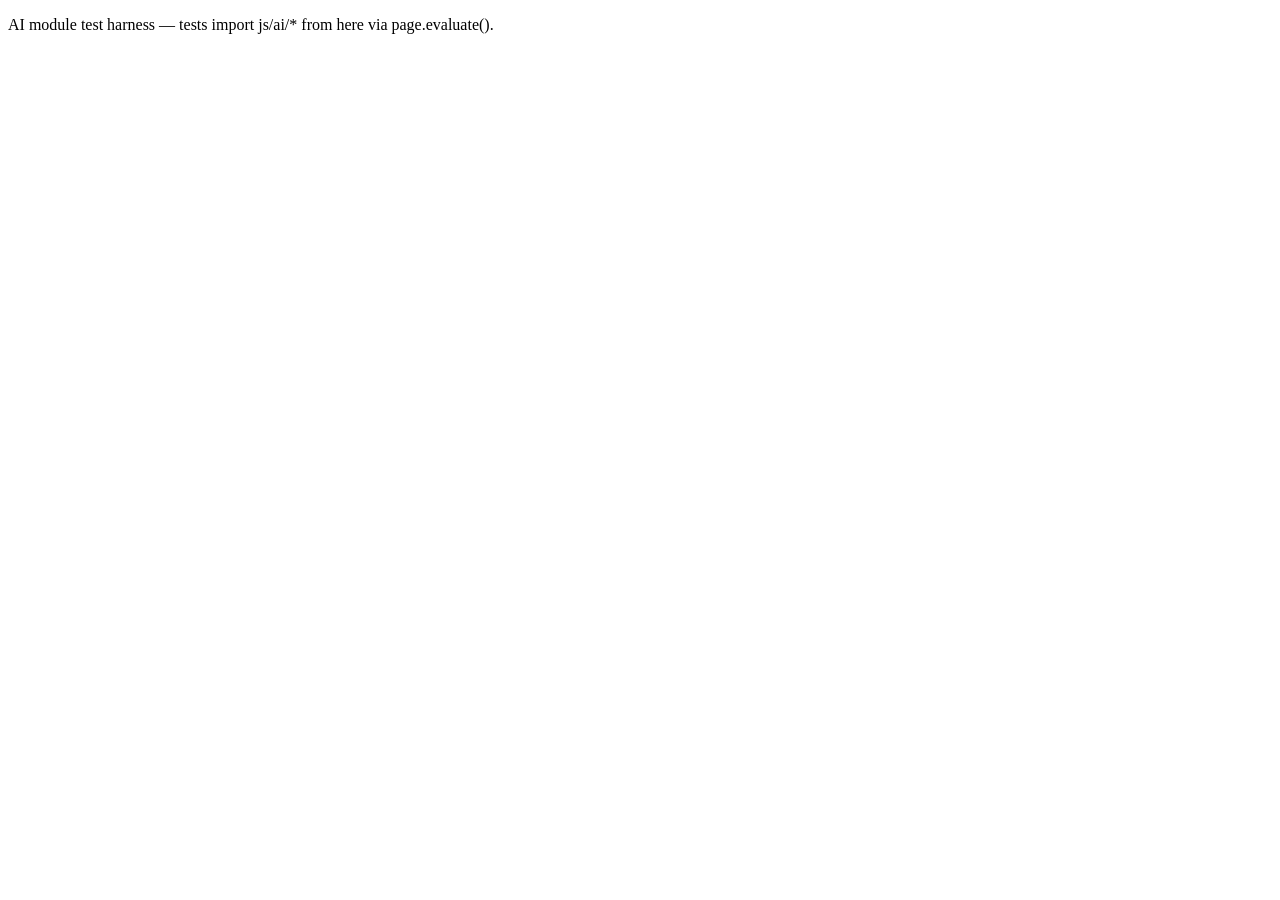
<file: tests/ai/harness.html>
<!doctype html>
<html lang="ko">
<head>
  <meta charset="utf-8">
  <title>AI module test harness</title>
</head>
<body>
  <p>AI module test harness — tests import js/ai/* from here via page.evaluate().</p>
  <script type="module">
    window.__harnessReady = true;
  </script>
</body>
</html>
</file>
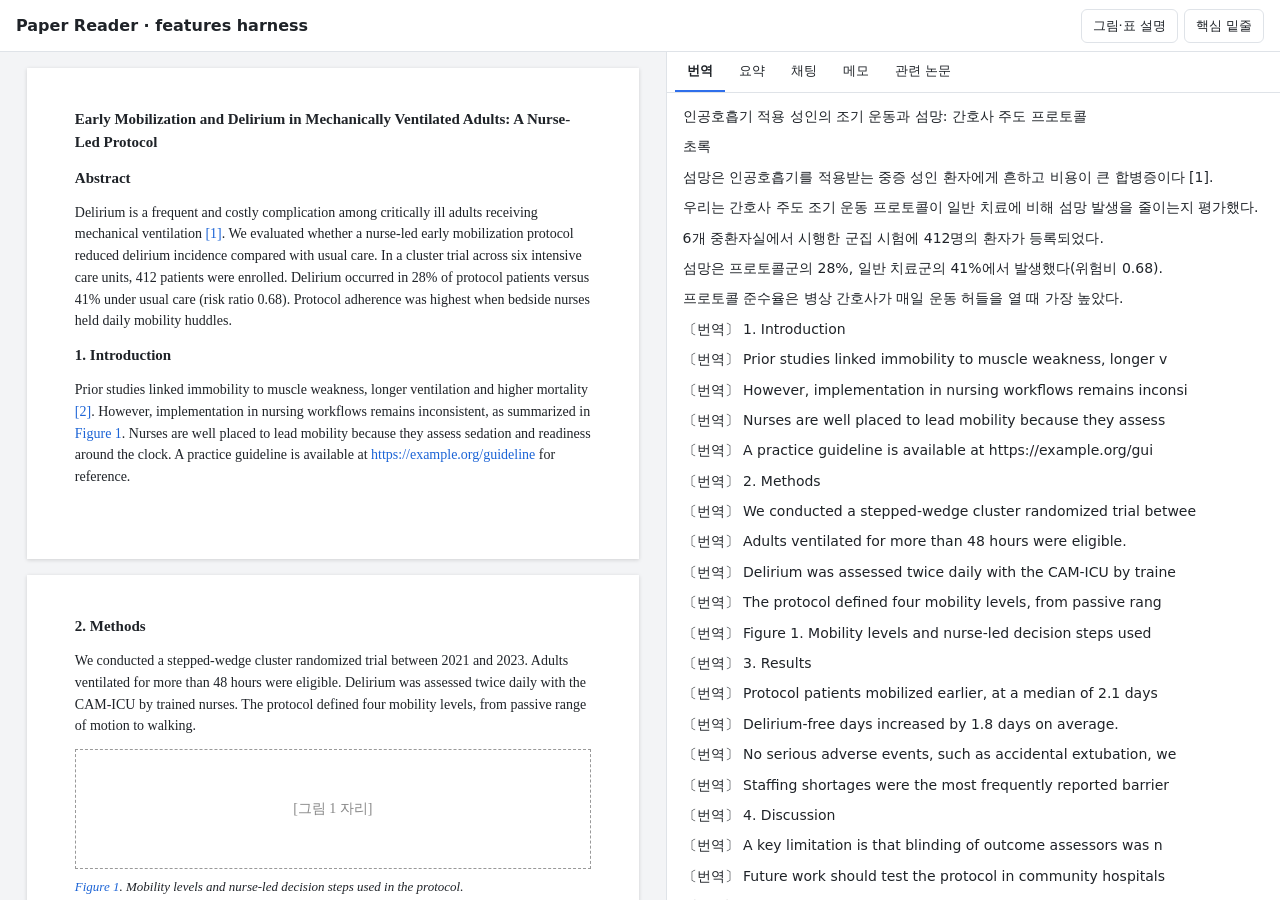
<file: tests/features/harness.html>
<!doctype html>
<html lang="ko">
<head>
<meta charset="utf-8">
<meta name="viewport" content="width=device-width, initial-scale=1">
<title>Features harness</title>
<script>
  // Point the features' imports of ai/tasks.js and ui/components.js at the test stubs.
  // ?real=components keeps the real components.js (once the shell builder has written it).
  (function () {
    var real = (new URLSearchParams(location.search).get('real') || '').split(',');
    var imports = {};
    if (real.indexOf('tasks') < 0) imports['/js/ai/tasks.js'] = '/tests/features/stubs/tasks.js';
    if (real.indexOf('components') < 0) imports['/js/ui/components.js'] = '/tests/features/stubs/components.js';
    var s = document.createElement('script');
    s.type = 'importmap';
    s.textContent = JSON.stringify({ imports: imports });
    document.currentScript.after(s);
    if (new URLSearchParams(location.search).get('css') === 'app') {
      var l = document.createElement('link');
      l.rel = 'stylesheet';
      l.href = '/css/app.css';
      document.head.append(l);
    }
  })();
</script>
<style>
  :root { color-scheme: light; --h-bg: #f3f4f6; --h-fg: #1f2328; --h-line: #dfe3e8; --h-page: #fff; }
  :root[data-theme="dark"] { color-scheme: dark; --h-bg: #111418; --h-fg: #e6e8eb; --h-line: #343a42; --h-page: #1d2127; }
  * { box-sizing: border-box; }
  html, body { margin: 0; height: 100%; background: var(--h-bg); color: var(--h-fg);
    font-family: system-ui, "Malgun Gothic", "Apple SD Gothic Neo", sans-serif; }
  #tb { height: 52px; display: flex; align-items: center; gap: 10px; padding: 0 16px; border-bottom: 1px solid var(--h-line); background: var(--h-page); }
  #tb .grow { flex: 1; }
  #tools { display: flex; gap: 6px; }
  .tb-btn { font: inherit; font-size: 13px; padding: 7px 11px; border-radius: 6px; border: 1px solid var(--h-line); background: var(--h-page); color: inherit; cursor: pointer; }
  .tb-btn.is-active { background: #2f6feb; border-color: #2f6feb; color: #fff; }
  #split { display: flex; height: calc(100% - 52px); }
  #left { flex: 1 1 52%; overflow: auto; padding: 16px; }
  #right { flex: 1 1 48%; display: flex; flex-direction: column; border-left: 1px solid var(--h-line); background: var(--h-page); min-width: 0; }
  #tabs { display: flex; gap: 2px; padding: 0 8px; border-bottom: 1px solid var(--h-line); flex: none; }
  #tabs button { font: inherit; font-size: 13px; padding: 10px 12px; border: 0; background: none; color: inherit; cursor: pointer; border-bottom: 2px solid transparent; }
  #tabs button.is-active { border-bottom-color: #2f6feb; font-weight: 700; }
  #hosts { flex: 1; min-height: 0; position: relative; }
  .host { position: absolute; inset: 0; }
  .host[hidden] { display: none; }
  #pane-host { overflow: auto; padding: 12px 16px; }
  .sv-page { position: relative; margin: 0 auto 16px; background: var(--h-page); box-shadow: 0 1px 4px rgba(0,0,0,.15); padding: 40px 48px; font-family: Georgia, "Times New Roman", serif; font-size: 14px; line-height: 1.55; }
  .sv-marks { position: absolute; inset: 0; pointer-events: none; }
  .sv-mark { position: absolute; mix-blend-mode: multiply; border-radius: 2px; }
  :root[data-theme="dark"] .sv-mark { mix-blend-mode: screen; }
  .sv-mark--underline { background: none !important; }
  .sv-para { margin: 0 0 12px; }
  h3.sv-para { font-size: 15px; }
  .sv-caption { font-style: italic; font-size: 13px; }
  .sv-reference { font-size: 12.5px; }
  .sv-s.is-hover { background: rgba(47, 111, 235, .10); }
  .sv-s.is-flash { outline: 2px solid #2f6feb; }
  .sv-link { color: #1c64d6; cursor: pointer; }
  .sv-figure { height: 120px; margin: 0 0 8px; border: 1px dashed #999; display: flex; align-items: center; justify-content: center; color: #888; }
  .sv-capturing { cursor: crosshair; }
  .sp-s { margin: 0 0 8px; line-height: 1.6; font-size: 14px; }
  .sp-s.is-hover { outline: 1px solid #2f6feb; }
  .stub-pop { position: fixed; z-index: 70; background: var(--h-page); color: var(--h-fg); border: 1px solid var(--h-line); border-radius: 10px; box-shadow: 0 10px 30px rgba(15,23,42,.18); }
  .stub-overlay { position: fixed; inset: 0; background: rgba(0,0,0,.3); display: flex; align-items: center; justify-content: center; z-index: 95; }
  .stub-modal { background: var(--h-page); padding: 18px; border-radius: 10px; min-width: 320px; }
  .stub-modal__actions { display: flex; justify-content: flex-end; gap: 8px; }
  #stub-toasts { position: fixed; right: 16px; bottom: 16px; display: flex; flex-direction: column; gap: 6px; z-index: 96; }
  .stub-toast { background: #24292f; color: #fff; padding: 8px 12px; border-radius: 8px; font-size: 13px; }
  .stub-toast--error { background: #cf222e; }
  .stub-spin { display: inline-block; border: 2px solid #c9cfd6; border-top-color: #2f6feb; border-radius: 50%; animation: stub-rot .8s linear infinite; }
  @keyframes stub-rot { to { transform: rotate(360deg); } }
</style>
</head>
<body>
<header id="tb"><strong>Paper Reader · features harness</strong><span class="grow"></span><div id="tools"></div></header>
<main id="split">
  <section id="left"><div id="viewer"></div></section>
  <section id="right"><nav id="tabs"></nav><div id="hosts"></div></section>
</main>
<script type="module" src="./harness.js"></script>
</body>
</html>
</file>
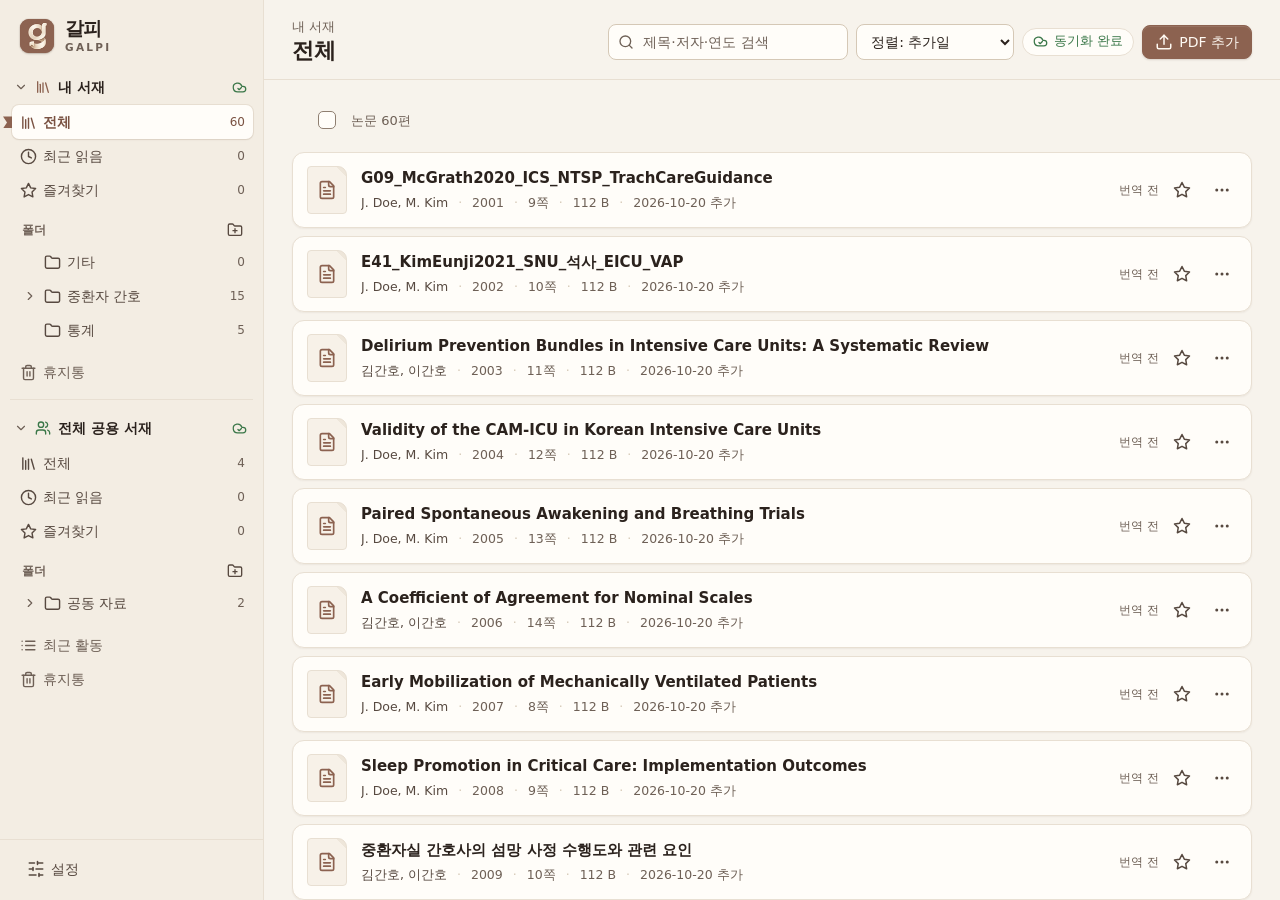
<file: tests/library-select/harness.html>
<!doctype html>
<!-- Library selection / folder UX harness: the real library view (js/ui/library-view.js) on the real store
     (js/store/library.js) with an in-memory sync engine that records every write (tests/library-select/harness.js).
     ?libs=one → 내 서재 only; default → 내 서재 + a 공용 서재 (휴지통). ?folders=<n> → extra folders for the picker search.
     Not shipped. -->
<html lang="ko" data-theme="light">
<head>
  <meta charset="utf-8">
  <meta name="viewport" content="width=device-width, initial-scale=1, viewport-fit=cover">
  <meta name="color-scheme" content="light dark">
  <title>갈피 (library-select harness)</title>
  <link rel="icon" href="/assets/brand/icon-32.png">
  <link rel="stylesheet" href="/css/app.css">
  <script type="module" src="/tests/library-select/harness.js"></script>
</head>
<body>
  <div id="app"><div class="view" id="view"><div class="boot"><div class="boot-inner">불러오는 중…</div></div></div></div>
</body>
</html>
</file>
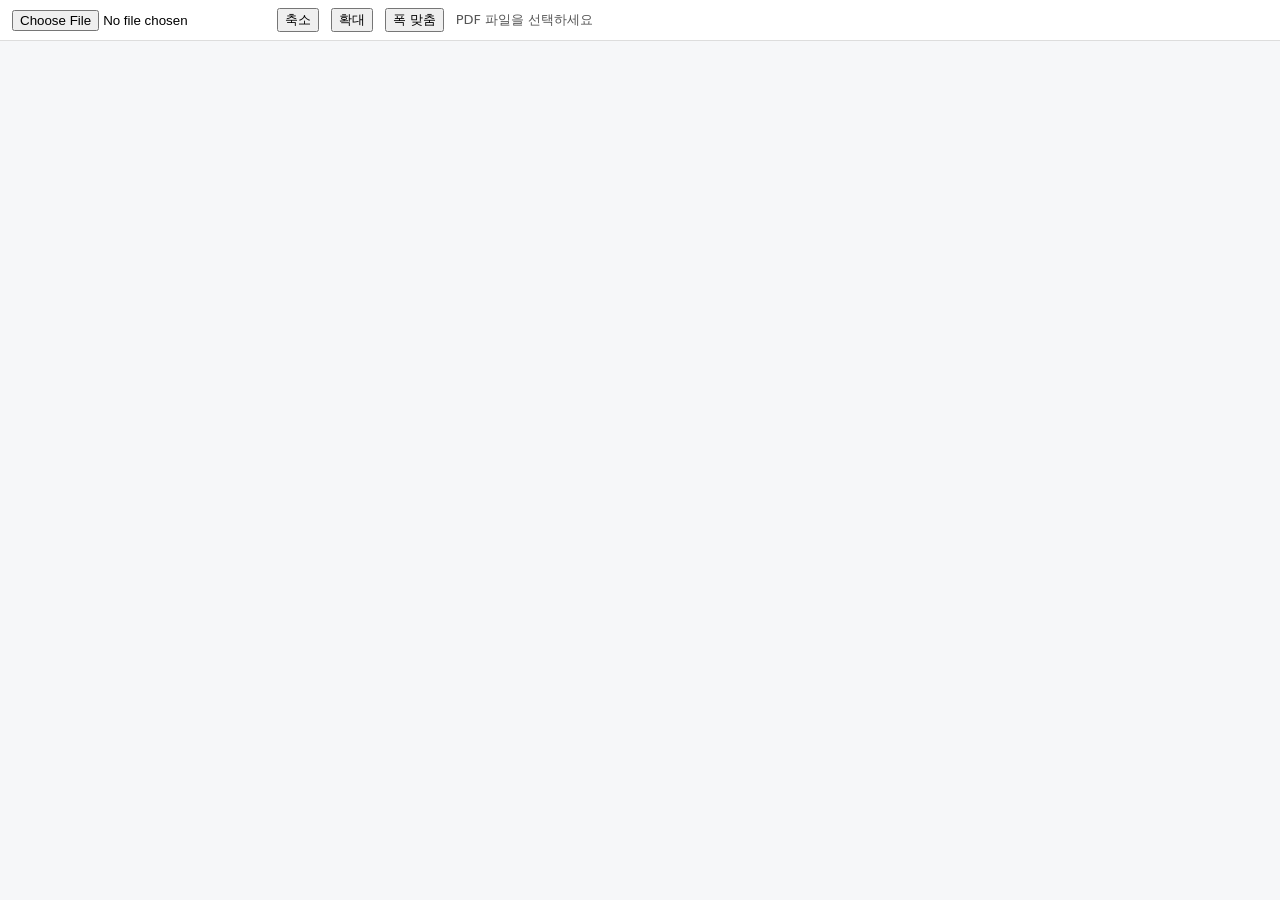
<file: tests/pdf/harness.html>
<!doctype html>
<html lang="ko">
<head>
  <meta charset="utf-8">
  <meta name="viewport" content="width=device-width, initial-scale=1">
  <title>PDF 모듈 테스트 하네스</title>
  <link rel="stylesheet" href="../../css/viewer.css">
  <style>
    html, body { margin: 0; height: 100%; font-family: system-ui, "Malgun Gothic", sans-serif; background: #f6f7f9; }
    body { display: flex; flex-direction: column; }
    header { display: flex; gap: 12px; align-items: center; padding: 8px 12px; border-bottom: 1px solid #ddd; background: #fff; font-size: 13px; }
    header output { color: #555; }
    #viewer { flex: 1; min-height: 0; }
    .dbg-box { position: absolute; box-sizing: border-box; pointer-events: none; z-index: 6; border: 1px solid; }
  </style>
</head>
<body>
  <header>
    <input type="file" id="file" accept="application/pdf">
    <button type="button" id="zoom-out">축소</button>
    <button type="button" id="zoom-in">확대</button>
    <button type="button" id="fit">폭 맞춤</button>
    <output id="status">PDF 파일을 선택하세요</output>
  </header>
  <div id="viewer"></div>
  <script type="module" src="./harness.mjs"></script>
</body>
</html>
</file>
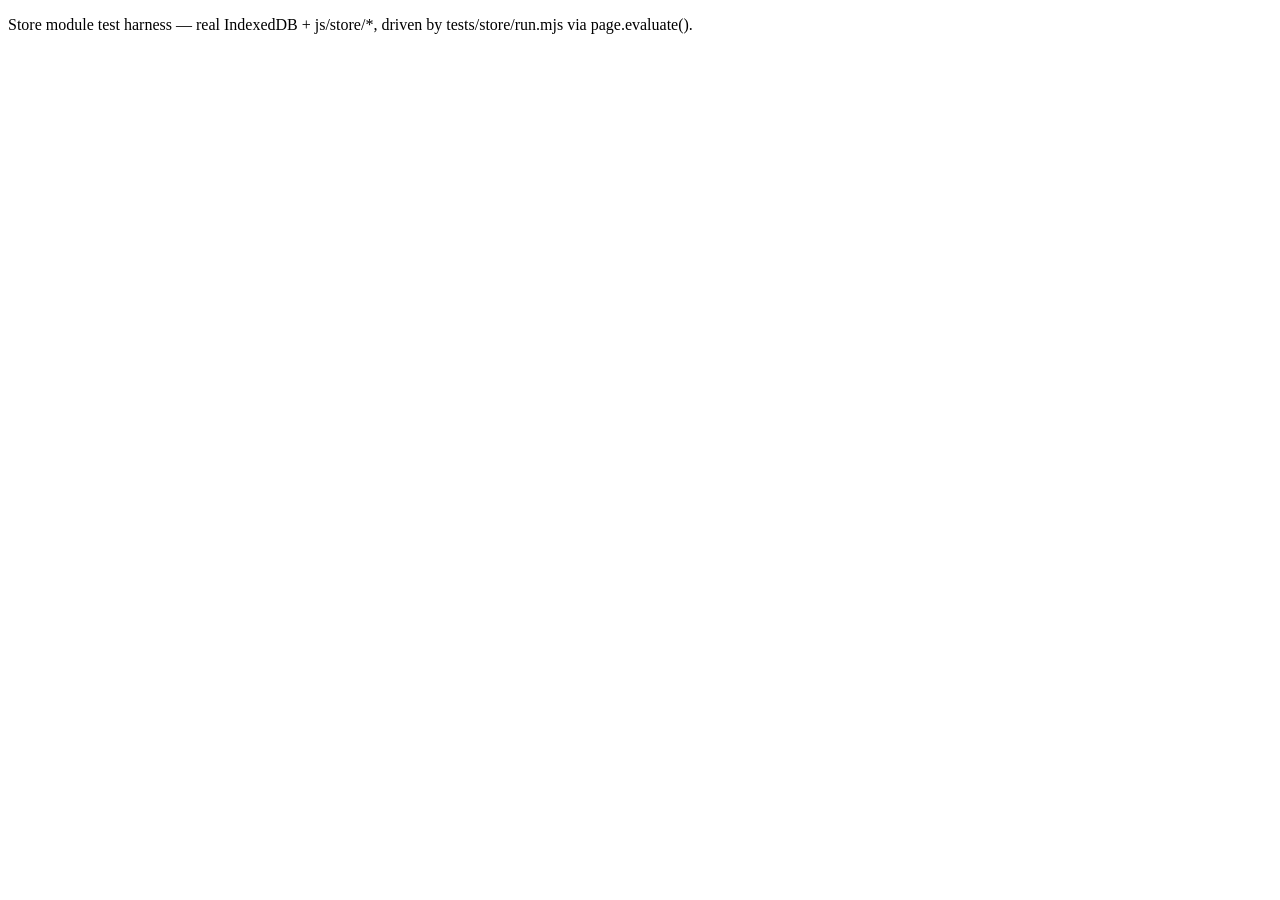
<file: tests/store/harness.html>
<!doctype html>
<html lang="ko">
<head>
  <meta charset="utf-8">
  <title>Store module test harness</title>
</head>
<body>
  <p>Store module test harness — real IndexedDB + js/store/*, driven by tests/store/run.mjs via page.evaluate().</p>
  <script type="module" src="./harness.js"></script>
</body>
</html>
</file>
<file: css/app.css>
/* 갈피 (GALPI) — app shell styles: design tokens, layout, components.
   Viewer-specific styles (pages, text layer, overlays) live in css/viewer.css.

   Design: warm paper + mocha ink + a bookmark ribbon. Paper-white surfaces on a warm off-white desk, cream
   panels, warm grey-brown borders and secondary text, and ONE accent — the mocha of the app icon (#8C6250) —
   for primary buttons, the current place (sidebar, tabs), links, focus rings and progress. The ribbon
   (`--ribbon-clip`) marks "where you are" and is used sparingly: the current sidebar item, the selected
   reader tab and empty states. Dark theme: espresso surfaces, cream text, a latte mocha accent.
   Every text colour below is ≥ 4.5:1 on the surfaces it is used on (focus ring / ribbon / icons ≥ 3:1). */

/* ------------------------------------------------------------------ tokens */
:root {
  color-scheme: light;
  --font: 'Pretendard Variable', Pretendard, -apple-system, BlinkMacSystemFont, system-ui, 'Malgun Gothic', '맑은 고딕', 'Apple SD Gothic Neo', sans-serif;
  --font-mono: ui-monospace, 'Cascadia Code', Consolas, 'D2Coding', monospace;

  /* brand */
  --mocha: #8c6250;          /* the app icon's background */
  --mocha-mousse: #a47864;   /* Pantone 17-1230 Mocha Mousse */
  --cream: #f5e8d6;          /* the icon's paper ribbon */

  --bg: #f7f3ec;             /* warm off-white desk */
  --surface: #fffdf9;        /* paper */
  --surface-2: #f7f1e8;      /* cream */
  --surface-3: #eee6da;
  --sidebar-bg: #f3ede3;     /* endpaper */
  --hover-bg: rgba(92, 60, 36, 0.06);
  --border: #e8dfd2;
  --border-strong: #d5c8b6;
  --text: #2b221d;           /* espresso ink: 15.3:1 on --surface */
  --text-2: #574940;         /* ≥ 6.7:1 on every light surface */
  --text-3: #6e6056;         /* ≥ 4.7:1 on every light surface, hover and tint included */
  --text-on-accent: #fffaf3; /* 5.1:1 on --accent */
  --btn-primary-bg: var(--accent);
  --btn-primary-hover: var(--accent-hover);
  --btn-danger-bg: var(--danger);
  --btn-danger-hover: var(--danger-hover);

  --accent: var(--mocha);    /* 5.2:1 on --surface, 4.5:1 on --sidebar-bg */
  --accent-hover: #7a5242;
  --accent-soft: #f6eee7;
  --accent-soft-2: #eedfd3;
  --accent-text: #7a5242;    /* links and selected labels: ≥ 5.2:1 on every light surface and tint */
  --focus-ring: var(--mocha-mousse); /* ≥ 3.3:1 on every light surface */
  --ribbon: var(--mocha);
  --ribbon-clip: polygon(0 0, 100% 0, 100% 100%, 50% calc(100% - 5px), 0 100%);
  --nav-current-bg: var(--surface);
  --nav-current-shadow: 0 1px 2px rgba(60, 38, 22, 0.08), 0 0 0 1px var(--border);
  --star: #b87a14;
  --check-border: #8f7f71;   /* an empty checkbox's edge: ≥ 3:1 on every light surface */
  --selected-bg: #f8efe6;    /* a selected paper row (mocha tint on paper) */
  --backdrop: rgba(43, 28, 18, 0.42);
  --scroll-thumb: #d3c5b3;

  --danger: #b9382a;
  --danger-hover: #9e2e22;
  --danger-soft: #fcefec;
  --danger-border: #f0c6be;
  --success: #3a7748;
  --success-soft: #eaf2e8;
  --warning: #9a5508;        /* ≥ 5:1 on --warning-soft, --bg and --surface (text-safe, not only icons) */
  --warning-soft: #fbf0dc;

  /* Sentence highlight colours shared with the PDF viewer (css/viewer.css): a warm amber hover (text stays
     ≥ 12:1 on it), a mocha-tinted active sentence with a mocha ring, an amber flash. */
  --pr-hover: rgba(245, 176, 65, 0.34);
  --pr-active: rgba(140, 98, 80, 0.13);
  --pr-active-ring: rgba(140, 98, 80, 0.82); /* ≥ 3.5:1 on --surface */
  --pr-flash: rgba(240, 160, 40, 0.5);

  /* Mark layers (annotations / auto highlights / search). */
  --mark-yellow: rgba(255, 212, 59, 0.42);
  --mark-green: rgba(105, 219, 124, 0.38);
  --mark-blue: rgba(116, 192, 252, 0.38);
  --mark-pink: rgba(250, 162, 193, 0.45);
  --mark-orange: rgba(255, 169, 77, 0.4);
  --mark-purple: rgba(177, 151, 252, 0.4);
  --mark-red: rgba(255, 135, 135, 0.4);
  --mark-grey: rgba(134, 142, 150, 0.3);
  --mark-yellow-line: #f2b705;
  --mark-green-line: #37b24d;
  --mark-blue-line: #1c7ed6;
  --mark-pink-line: #e64980;
  --mark-orange-line: #f76707;
  --mark-purple-line: #7048e8;
  --mark-red-line: #e03131;
  --mark-grey-line: #868e96;

  --viewer-bg: #e8e1d6;
  --radius: 10px;
  --radius-sm: 8px;
  /* Paper depth: very soft, warm shadows. */
  --shadow-sm: 0 1px 2px rgba(60, 38, 22, 0.06);
  --shadow-md: 0 6px 16px -4px rgba(60, 38, 22, 0.1), 0 1px 3px rgba(60, 38, 22, 0.06);
  --shadow-lg: 0 18px 44px rgba(50, 30, 15, 0.16), 0 2px 8px rgba(50, 30, 15, 0.08);
  --tp-font-size: 15px;
  --sidebar-w: 264px;
  --toolbar-h: 52px;
}

[data-theme='dark'] {
  color-scheme: dark;
  --bg: #191411;             /* espresso */
  --surface: #211b17;
  --surface-2: #2a231e;
  --surface-3: #362d27;
  --sidebar-bg: #1d1814;
  --hover-bg: rgba(255, 236, 214, 0.06);
  --border: #3a3029;
  --border-strong: #4d4138;
  --text: #f3eadf;           /* cream: 14.3:1 on --surface */
  --text-2: #d3c5b6;
  --text-3: #ab9a89;         /* ≥ 4.9:1 on every dark surface */
  --accent: #cc9c83;         /* latte mocha: 7.0:1 on --surface */
  --accent-hover: #dab09a;
  --accent-soft: rgba(204, 156, 131, 0.14);
  --accent-soft-2: rgba(204, 156, 131, 0.24);
  --accent-text: #ddb49d;
  --text-on-accent: #1e1712; /* espresso on latte: 7.3:1 */
  --focus-ring: #cc9c83;
  --ribbon: #c08f76;
  --nav-current-bg: rgba(204, 156, 131, 0.14);
  --nav-current-shadow: none;
  --star: #e9b04f;
  --check-border: #8a7a6c;   /* ≥ 3.6:1 on every dark surface */
  --selected-bg: #2c231d;
  --backdrop: rgba(8, 5, 3, 0.6);
  --scroll-thumb: #4d4138;
  --danger: #f08a78;
  --danger-hover: #f4a091;
  /* White text needs a deeper fill than the light-on-dark danger colour (5.7:1). */
  --btn-danger-bg: #b9382a;
  --btn-danger-hover: #9e2e22;
  --danger-soft: rgba(240, 138, 120, 0.13);
  --danger-border: rgba(240, 138, 120, 0.35);
  --success: #8cc79a;
  --success-soft: rgba(140, 199, 154, 0.13);
  --warning: #e9a955;
  --warning-soft: rgba(233, 169, 85, 0.13);
  --pr-hover: rgba(240, 176, 72, 0.3);
  --pr-active: rgba(204, 156, 131, 0.2);
  --pr-active-ring: rgba(221, 180, 157, 0.8);
  --pr-flash: rgba(240, 170, 60, 0.38);
  --mark-yellow: rgba(255, 212, 59, 0.26);
  --mark-green: rgba(105, 219, 124, 0.24);
  --mark-blue: rgba(116, 192, 252, 0.26);
  --mark-pink: rgba(250, 162, 193, 0.28);
  --viewer-bg: #120e0c;
  --shadow-sm: 0 1px 2px rgba(0, 0, 0, 0.4);
  --shadow-md: 0 6px 18px -4px rgba(0, 0, 0, 0.5), 0 1px 3px rgba(0, 0, 0, 0.35);
  --shadow-lg: 0 18px 44px rgba(0, 0, 0, 0.55);
}

/* ------------------------------------------------------------------- base */
*, *::before, *::after { box-sizing: border-box; }
html, body { height: 100%; }
html { scrollbar-color: var(--scroll-thumb) transparent; }
body {
  margin: 0;
  font-family: var(--font);
  font-size: 14px;
  line-height: 1.5;
  color: var(--text);
  background: var(--bg);
  -webkit-font-smoothing: antialiased;
  text-rendering: optimizeLegibility;
}
button, input, select, textarea { font: inherit; color: inherit; }
a { color: var(--accent-text); }
h1, h2, h3, h4 { line-height: 1.3; }
:focus-visible { outline: 2px solid var(--focus-ring); outline-offset: 2px; }
::selection { background: rgba(164, 120, 100, 0.26); }
[hidden] { display: none !important; }
.sr-only {
  position: absolute; width: 1px; height: 1px; padding: 0; margin: -1px;
  overflow: hidden; clip: rect(0, 0, 0, 0); white-space: nowrap; border: 0;
}
.icon { flex: none; display: inline-block; vertical-align: middle; }
.icon-glyph { display: inline-grid; place-items: center; width: 18px; height: 18px; font-size: 15px; line-height: 1; }
.muted { color: var(--text-3); }
.nowrap { white-space: nowrap; }
kbd {
  font-family: var(--font-mono); font-size: 0.82em; padding: 1px 5px; border-radius: 4px;
  border: 1px solid var(--border-strong); background: var(--surface-2); color: var(--text-2);
}

#app { height: 100dvh; display: flex; flex-direction: column; overflow: hidden; }
.view { flex: 1; min-height: 0; display: flex; }
.view > * { flex: 1; min-width: 0; }

.boot { flex: 1; display: grid; place-items: center; color: var(--text-3); gap: 12px; }
.boot-inner { display: flex; align-items: center; gap: 10px; font-size: 15px; }

.app-banner {
  display: flex; align-items: center; gap: 10px; padding: 8px 16px;
  background: var(--warning-soft); color: var(--text); border-bottom: 1px solid var(--border);
  font-size: 13.5px;
}
.app-banner .icon { color: var(--warning); }
.app-banner-text { flex: 1; min-width: 0; }

/* ---------------------------------------------------------------- buttons */
.btn {
  display: inline-flex; align-items: center; justify-content: center; gap: 6px;
  height: 34px; padding: 0 12px; border-radius: var(--radius-sm);
  border: 1px solid var(--border-strong); background: var(--surface); color: var(--text);
  font-size: 14px; font-weight: 500; line-height: 1; white-space: nowrap; cursor: pointer;
  transition: background-color 0.12s, border-color 0.12s, color 0.12s, box-shadow 0.12s;
  user-select: none;
}
.btn:hover { background: var(--surface-2); }
.btn:active { transform: translateY(0.5px); }
.btn:disabled { opacity: 0.5; cursor: not-allowed; transform: none; }
.btn-primary {
  background: var(--btn-primary-bg); border-color: var(--btn-primary-bg); color: var(--text-on-accent);
  box-shadow: 0 1px 2px rgba(60, 38, 22, 0.16), inset 0 1px 0 rgba(255, 255, 255, 0.1);
}
.btn-primary:hover { background: var(--btn-primary-hover); border-color: var(--btn-primary-hover); }
.btn-danger { background: var(--btn-danger-bg); border-color: var(--btn-danger-bg); color: #fffaf3; }
.btn-danger:hover { background: var(--btn-danger-hover); border-color: var(--btn-danger-hover); }
.btn-ghost { background: transparent; border-color: transparent; color: var(--text-2); }
.btn-ghost:hover { background: var(--hover-bg); color: var(--text); }
.btn-subtle { background: var(--accent-soft); border-color: transparent; color: var(--accent-text); }
.btn-subtle:hover { background: var(--accent-soft-2); }
.btn-sm { height: 28px; padding: 0 9px; font-size: 13px; gap: 5px; }
.btn-icon { width: 34px; padding: 0; }
.btn-sm.btn-icon { width: 28px; }
.btn[aria-pressed='true'] { background: var(--accent-soft); color: var(--accent-text); border-color: transparent; }
.btn-label { overflow: hidden; text-overflow: ellipsis; }

.segmented {
  display: inline-flex; padding: 2px; gap: 2px; border-radius: 9px;
  background: var(--surface-2); border: 1px solid var(--border);
}
.segmented .btn { height: 28px; border: 0; background: transparent; color: var(--text-2); padding: 0 10px; font-size: 13px; }
.segmented .btn:hover { color: var(--text); background: var(--hover-bg); }
.segmented .btn[aria-pressed='true'] { background: var(--surface); color: var(--text); box-shadow: var(--shadow-sm); }

/* ----------------------------------------------------------------- inputs */
.input, .select, .textarea {
  width: 100%; height: 36px; padding: 0 10px; border-radius: var(--radius-sm);
  border: 1px solid var(--border-strong); background: var(--surface); color: var(--text);
  font-size: 14px; transition: border-color 0.12s, box-shadow 0.12s;
}
.textarea { height: auto; min-height: 90px; padding: 8px 10px; line-height: 1.6; resize: vertical; }
.select { padding-right: 28px; cursor: pointer; }
.input:focus, .select:focus, .textarea:focus { outline: none; border-color: var(--accent); box-shadow: 0 0 0 3px var(--accent-soft-2); }
.input::placeholder, .textarea::placeholder { color: var(--text-3); }
.input-group { display: flex; gap: 6px; align-items: center; }
.input-group .input { flex: 1; min-width: 0; }
.input-with-icon { position: relative; display: flex; align-items: center; }
.input-with-icon .icon { position: absolute; left: 10px; color: var(--text-3); pointer-events: none; }
.input-with-icon .input { padding-left: 34px; }

.field { display: grid; gap: 6px; }
.field + .field { margin-top: 14px; }
.field-label { font-size: 13px; font-weight: 600; color: var(--text-2); }
.field-hint { font-size: 14px; color: var(--text-3); line-height: 1.55; word-break: keep-all; overflow-wrap: anywhere; }
.field-row { display: grid; grid-template-columns: 1fr 1fr; gap: 14px; }
.field-row .field + .field { margin-top: 0; }

.switch-row { display: flex; align-items: flex-start; gap: 12px; padding: 10px 0; }
.switch-row + .switch-row { border-top: 1px solid var(--border); }
.switch-text { flex: 1; min-width: 0; }
.switch-title { font-weight: 600; font-size: 14px; }
.switch {
  appearance: none; flex: none; width: 38px; height: 22px; margin: 1px 0 0; border-radius: 999px;
  background: var(--border-strong); position: relative; cursor: pointer; transition: background-color 0.15s;
}
.switch::before {
  content: ''; position: absolute; top: 3px; left: 3px; width: 16px; height: 16px; border-radius: 50%;
  background: #fff; box-shadow: 0 1px 2px rgba(0, 0, 0, 0.25); transition: transform 0.15s;
}
.switch:checked { background: var(--accent); }
.switch:checked::before { transform: translateX(16px); }

.range { width: 100%; accent-color: var(--accent); }

/* --------------------------------------------------------- progress, chip */
.progress { display: block; position: relative; height: 6px; width: 100%; background: var(--surface-3); border-radius: 999px; overflow: hidden; }
.progress-fill { display: block; height: 100%; width: 0; background: var(--accent); border-radius: inherit; transition: width 0.3s ease; }
.progress.is-complete .progress-fill { background: var(--success); }

.chip {
  display: inline-flex; align-items: center; gap: 6px; height: 28px; padding: 0 10px; border-radius: 999px;
  border: 1px solid var(--border); background: var(--surface); color: var(--text-2);
  font-size: 12.5px; font-weight: 500; white-space: nowrap; cursor: pointer;
}
.chip:hover { background: var(--surface-2); }
.chip .icon { width: 15px; height: 15px; }
.chip.is-ok { color: var(--success); }
.chip.is-busy { color: var(--accent-text); }
.chip.is-error { color: var(--danger); border-color: var(--danger-border); background: var(--danger-soft); }
.chip.is-off { color: var(--text-3); }
.badge { display: inline-flex; align-items: center; height: 20px; padding: 0 7px; border-radius: 999px; font-size: 11.5px; font-weight: 600; background: var(--surface-3); color: var(--text-2); }
.badge.is-ok { background: var(--success-soft); color: var(--success); }
.badge.is-error { background: var(--danger-soft); color: var(--danger); }
.badge.is-accent { background: var(--accent-soft); color: var(--accent-text); }

.spinner {
  display: inline-block; flex: none; border: 2px solid currentColor; border-right-color: transparent;
  border-radius: 50%; animation: pr-spin 0.7s linear infinite; opacity: 0.75; vertical-align: middle;
}
@keyframes pr-spin { to { transform: rotate(360deg); } }

/* ------------------------------------------------------------------ brand */
/* Owner-made artwork (assets/brand/): full-bleed squares on mocha, shown as rounded tiles. */
.brand-img { display: inline-block; flex: none; background: var(--mocha); object-fit: cover; user-select: none; -webkit-user-drag: none; }
.brand-mark { border-radius: 24%; }
.brand-wordmark { border-radius: 22%; box-shadow: 0 10px 24px -10px rgba(60, 38, 22, 0.45), 0 1px 3px rgba(60, 38, 22, 0.18); }
[data-theme='dark'] .brand-wordmark { box-shadow: 0 10px 24px -10px rgba(0, 0, 0, 0.7), 0 0 0 1px rgba(255, 236, 214, 0.06); }

/* ------------------------------------------------------- toast, overlays */
.toast-region {
  position: fixed; right: 20px; bottom: 20px; z-index: 1000;
  display: flex; flex-direction: column; gap: 8px; align-items: flex-end;
  width: min(420px, calc(100vw - 32px)); pointer-events: none;
}
.toast {
  pointer-events: auto; display: flex; align-items: flex-start; gap: 10px; width: 100%;
  padding: 11px 8px 11px 14px; border-radius: var(--radius); border: 1px solid var(--border);
  border-left: 4px solid var(--accent); background: var(--surface); color: var(--text);
  box-shadow: var(--shadow-lg); font-size: 14px; line-height: 1.5;
  animation: pr-toast-in 0.18s ease-out;
}
.toast.is-leaving { opacity: 0; transform: translateY(6px); transition: opacity 0.15s, transform 0.15s; }
.toast-icon { color: var(--accent); padding-top: 1px; display: flex; }
.toast-msg { flex: 1; min-width: 0; padding-top: 1px; white-space: pre-line; word-break: keep-all; overflow-wrap: anywhere; }
.toast-success { border-left-color: var(--success); } .toast-success .toast-icon { color: var(--success); }
.toast-error { border-left-color: var(--danger); } .toast-error .toast-icon { color: var(--danger); }
.toast-warning { border-left-color: var(--warning); } .toast-warning .toast-icon { color: var(--warning); }
.toast-close { margin: -3px 0; }
@keyframes pr-toast-in { from { opacity: 0; transform: translateY(8px); } }

.modal-backdrop {
  position: fixed; inset: 0; z-index: 900; display: grid; place-items: center; padding: 16px;
  background: var(--backdrop); animation: pr-fade 0.14s ease-out;
}
.modal-backdrop.is-leaving { opacity: 0; transition: opacity 0.12s; }
.modal {
  width: min(540px, 100%); max-height: calc(100dvh - 32px); display: flex; flex-direction: column;
  background: var(--surface); color: var(--text); border-radius: 14px; border: 1px solid var(--border);
  box-shadow: var(--shadow-lg); animation: pr-pop 0.16s ease-out; outline: none;
}
.modal-sm { width: min(420px, 100%); }
.modal-lg { width: min(760px, 100%); }
.modal-header { display: flex; align-items: center; justify-content: space-between; gap: 12px; padding: 16px 16px 4px 22px; }
.modal-title { margin: 0; font-size: 17px; font-weight: 700; }
.modal-body { padding: 8px 22px 18px; overflow: auto; line-height: 1.65; }
.modal-body > p:first-child { margin-top: 0; }
.modal-message { margin: 4px 0 0; font-size: 15px; white-space: pre-line; }
.modal-footer { display: flex; justify-content: flex-end; gap: 8px; padding: 12px 22px 18px; border-top: 1px solid var(--border); }
@keyframes pr-fade { from { opacity: 0; } }
@keyframes pr-pop { from { opacity: 0; transform: translateY(6px) scale(0.985); } }

.popover {
  position: fixed; z-index: 950; min-width: 180px; max-width: min(400px, calc(100vw - 16px));
  padding: 6px; border-radius: var(--radius); border: 1px solid var(--border);
  background: var(--surface); color: var(--text); box-shadow: var(--shadow-lg); animation: pr-fade 0.1s ease-out;
}
.menu {
  position: fixed; z-index: 960; min-width: 196px; max-width: 320px; padding: 4px;
  border-radius: var(--radius); border: 1px solid var(--border); background: var(--surface);
  box-shadow: var(--shadow-lg); animation: pr-fade 0.08s ease-out;
}
.menu-item {
  display: flex; align-items: center; gap: 9px; width: 100%; height: 34px; padding: 0 10px;
  border: 0; border-radius: 6px; background: none; color: var(--text); font-size: 14px; text-align: left; cursor: pointer;
}
.menu-item:hover { background: var(--hover-bg); outline: none; }
.menu-item:focus-visible { background: var(--accent-soft); outline: 2px solid var(--focus-ring); outline-offset: -2px; }
.menu-item:disabled { opacity: 0.45; cursor: default; background: none; }
.menu-item.is-danger { color: var(--danger); }
.menu-icon { width: 16px; display: flex; color: var(--text-3); }
.menu-item.is-danger .menu-icon { color: var(--danger); }
.menu-label { flex: 1; min-width: 0; overflow: hidden; text-overflow: ellipsis; white-space: nowrap; }
.menu-sep { height: 1px; margin: 4px 6px; background: var(--border); }
.menu-heading { padding: 6px 10px 4px; font-size: 12px; font-weight: 600; color: var(--text-3); }
.menu-footer { padding: 6px 10px 4px; font-size: 12px; color: var(--text-3); border-top: 1px solid var(--border); margin-top: 4px; }

/* ---------------------------------------------------------- message screen */
.message-screen { flex: 1; display: grid; place-items: center; padding: 32px 16px; overflow: auto; background: var(--bg); }
.message-card {
  width: min(560px, 100%); padding: 32px; text-align: center; border-radius: 16px;
  background: var(--surface); border: 1px solid var(--border); box-shadow: var(--shadow-md);
}
.message-icon { display: inline-grid; place-items: center; width: 56px; height: 56px; border-radius: 50%; background: var(--accent-soft); color: var(--accent); margin-bottom: 14px; }
.message-card > .brand-img { display: block; margin: 0 auto 18px; }
.tone-error .message-icon { background: var(--danger-soft); color: var(--danger); }
.message-title { margin: 0 0 8px; font-size: 20px; font-weight: 700; }
.message-text { margin: 0 auto; max-width: 440px; color: var(--text-2); line-height: 1.7; white-space: pre-line; word-break: keep-all; overflow-wrap: anywhere; }
.message-details { margin-top: 18px; text-align: left; }
.message-details summary { cursor: pointer; color: var(--text-2); font-size: 13px; }
.message-details pre, .message-details-pre {
  margin: 8px 0 0; padding: 12px; max-height: 260px; overflow: auto; border-radius: 8px;
  background: var(--surface-2); border: 1px solid var(--border); font-family: var(--font-mono);
  font-size: 12px; line-height: 1.55; white-space: pre-wrap; word-break: break-word; color: var(--text-2);
}
.message-actions { display: flex; justify-content: center; gap: 8px; margin-top: 22px; flex-wrap: wrap; }

/* ---------------------------------------------------------------- markdown */
.md { line-height: 1.75; overflow-wrap: anywhere; word-break: keep-all; }
.md > :first-child { margin-top: 0; }
.md > :last-child { margin-bottom: 0; }
.md h1, .md h2, .md h3, .md h4 { margin: 1.2em 0 0.5em; font-weight: 700; }
.md h1 { font-size: 1.3em; } .md h2 { font-size: 1.18em; } .md h3 { font-size: 1.06em; } .md h4 { font-size: 1em; }
.md p, .md ul, .md ol, .md blockquote, .md pre, .md .md-table-wrap { margin: 0 0 0.8em; }
.md ul, .md ol { padding-left: 1.4em; }
.md li + li { margin-top: 0.25em; }
.md blockquote { padding: 2px 0 2px 12px; border-left: 3px solid var(--border-strong); color: var(--text-2); }
.md code { font-family: var(--font-mono); font-size: 0.88em; padding: 1px 5px; border-radius: 4px; background: var(--surface-2); }
.md pre { padding: 12px; border-radius: 8px; background: var(--surface-2); overflow: auto; }
.md pre code { padding: 0; background: none; }
.md .md-table-wrap { overflow-x: auto; }
.md table { border-collapse: collapse; font-size: 0.94em; }
.md th, .md td { border: 1px solid var(--border); padding: 5px 9px; text-align: left; vertical-align: top; }
.md th { background: var(--surface-2); font-weight: 600; }
.md hr { border: 0; border-top: 1px solid var(--border); margin: 1.2em 0; }
.sid-link {
  display: inline-flex; align-items: center; height: 1.45em; padding: 0 0.42em; margin: 0 1px;
  border-radius: 5px; background: var(--accent-soft); color: var(--accent-text);
  font-size: 0.76em; font-weight: 600; font-variant-numeric: tabular-nums; letter-spacing: -0.01em;
  text-decoration: none; vertical-align: 0.08em; cursor: pointer; white-space: nowrap;
}
.sid-link:hover, .sid-link:focus-visible { background: var(--accent); color: var(--text-on-accent); }

/* ================================================================ LIBRARY */
.library { display: grid; grid-template-columns: var(--sidebar-w) minmax(0, 1fr); height: 100%; background: var(--bg); }

.lib-sidebar {
  display: flex; flex-direction: column; min-height: 0; background: var(--sidebar-bg);
  border-right: 1px solid var(--border);
}
/* brand: the paper-ribbon 'g' + 갈피 / GALPI */
.lib-brand { display: flex; align-items: center; gap: 11px; padding: 18px 18px 12px 20px; }
.lib-brand-mark {
  display: block; flex: none; width: 34px; height: 34px; border-radius: 9px; background: var(--mocha);
  box-shadow: 0 1px 2px rgba(60, 38, 22, 0.22), 0 0 0 1px rgba(60, 38, 22, 0.06);
}
.lib-brand-text { display: grid; gap: 1px; min-width: 0; }
.lib-brand-name { font-size: 19px; font-weight: 800; line-height: 1.15; letter-spacing: -0.03em; color: var(--text); }
.lib-brand-sub { font-size: 10.5px; font-weight: 600; line-height: 1.2; letter-spacing: 0.22em; color: var(--text-3); }
.lib-nav { flex: 1; min-height: 0; overflow-y: auto; padding: 4px 10px 12px; }
.lib-nav-section { margin-top: 14px; }
.lib-nav-heading {
  display: flex; align-items: center; justify-content: space-between; height: 30px; padding: 0 4px 0 10px;
  font-size: 12px; font-weight: 600; color: var(--text-3); border-radius: 6px;
}
.lib-nav-heading.is-drop-target { background: var(--accent-soft); color: var(--accent-text); outline: 2px dashed var(--accent); outline-offset: -2px; }
.tree { list-style: none; margin: 0; padding: 0; }
.tree .tree { margin: 0; }
.tree-item {
  position: relative; display: flex; align-items: center; gap: 6px; width: 100%; height: 34px;
  padding: 0 8px 0 calc(8px + var(--depth, 0) * 16px); border: 0; border-radius: 7px;
  background: none; color: var(--text-2); font-size: 14px; text-align: left; cursor: pointer;
}
.tree-item:hover { background: var(--hover-bg); color: var(--text); }
/* The current place: a sheet of paper on the cream sidebar, with a bookmark ribbon sticking out of its edge
   (notched like the tail of the 'g' in the app icon). */
.tree-item[aria-current='true'] { background: var(--nav-current-bg); box-shadow: var(--nav-current-shadow); color: var(--accent-text); font-weight: 600; }
.tree-item[aria-current='true']::before {
  content: ''; position: absolute; left: -9px; top: 50%; width: 9px; height: 12px; margin-top: -6px;
  background: var(--ribbon); clip-path: polygon(0 0, 100% 0, 100% 100%, 0 100%, 4px 50%); pointer-events: none;
}
.tree-item.is-drop-target { background: var(--accent-soft); color: var(--accent-text); box-shadow: inset 0 0 0 2px var(--accent); }
.tree-item.is-dragging { opacity: 0.5; }
.tree-row { position: relative; }
.tree-item.is-folder { padding-left: calc(32px + var(--depth, 0) * 16px); }
.tree-toggle {
  position: absolute; z-index: 1; top: 8px; left: calc(9px + var(--depth, 0) * 16px);
  display: grid; place-items: center; width: 18px; height: 18px; padding: 0; border: 0; border-radius: 4px;
  background: none; color: var(--text-3); cursor: pointer; transition: transform 0.12s;
}
.tree-toggle:hover { background: var(--hover-bg); color: var(--text); }
.tree-toggle[aria-expanded='true'] { transform: rotate(90deg); }
.tree-label { flex: 1; min-width: 0; overflow: hidden; text-overflow: ellipsis; white-space: nowrap; }
.tree-count { font-size: 12px; color: var(--text-3); font-variant-numeric: tabular-nums; font-weight: 500; }
.tree-item[aria-current='true'] .tree-count { color: var(--accent-text); }
/* '⋯' (폴더 메뉴) on each folder: on hover/focus with a mouse, always on touch and in the narrow-screen drawer. */
.tree-more {
  position: absolute; z-index: 1; top: 4px; right: 4px; display: grid; place-items: center; width: 26px; height: 26px;
  padding: 0; border: 0; border-radius: 6px; background: none; color: var(--text-3); cursor: pointer; opacity: 0;
  transition: opacity 0.1s;
}
.tree-more:hover { background: var(--hover-bg); color: var(--text); }
.tree-more:focus-visible { opacity: 1; outline: 2px solid var(--focus-ring); outline-offset: -2px; }
/* hover, keyboard focus on the folder, or the ⋯ itself focused (its menu open); a mouse click on the folder keeps its count */
.tree-row:hover .tree-more, .tree-row:has(:focus-visible) .tree-more, .tree-more:focus { opacity: 1; }
.tree-row:hover > .tree-item.is-folder .tree-count, .tree-row:has(:focus-visible) > .tree-item.is-folder .tree-count,
.tree-row:has(> .tree-more:focus) > .tree-item.is-folder .tree-count { visibility: hidden; }
.tree-item.is-folder, .subfolder { -webkit-touch-callout: none; }
.lib-sidebar-footer { padding: 12px 14px 14px; border-top: 1px solid var(--border); display: grid; gap: 8px; }
.lib-sidebar-footer .btn { justify-content: flex-start; width: 100%; }

.lib-main { display: flex; flex-direction: column; min-width: 0; min-height: 0; position: relative; }
.lib-header {
  display: flex; align-items: center; gap: 12px; flex-wrap: wrap;
  padding: 18px 28px 14px; border-bottom: 1px solid var(--border); background: var(--bg);
}
.lib-title-wrap { flex: 1 1 220px; min-width: 0; }
.lib-crumbs { display: flex; align-items: center; gap: 4px; font-size: 12.5px; color: var(--text-3); min-height: 18px; flex-wrap: wrap; }
.lib-crumbs button { border: 0; background: none; padding: 0; color: inherit; cursor: pointer; font-size: inherit; }
.lib-crumbs button:hover { color: var(--accent-text); text-decoration: underline; }
.lib-title { margin: 0; font-size: 22px; font-weight: 750; letter-spacing: -0.02em; overflow: hidden; text-overflow: ellipsis; white-space: nowrap; }
.lib-actions { display: flex; align-items: center; gap: 8px; flex-wrap: wrap; }
.lib-search { width: 240px; }
.lib-sort { width: auto; min-width: 120px; }
.lib-menu-btn { display: none; }

.lib-content { flex: 1; min-height: 0; overflow-y: auto; padding: 18px 28px 48px; }
.lib-subfolders { display: flex; flex-wrap: wrap; gap: 8px; margin-bottom: 16px; }
.subfolder {
  display: inline-flex; align-items: center; gap: 8px; height: 38px; padding: 0 14px 0 12px; border-radius: 9px;
  border: 1px solid var(--border); background: var(--surface); color: var(--text-2); cursor: pointer; font-size: 14px;
}
.subfolder:hover { border-color: var(--border-strong); color: var(--text); }
.subfolder.is-drop-target { box-shadow: inset 0 0 0 2px var(--accent); background: var(--accent-soft); }
/* '+ 하위 폴더': a dashed chip after an open folder's subfolders */
.subfolder-add { border-style: dashed; border-color: var(--border-strong); background: transparent; color: var(--text-3); gap: 6px; padding: 0 14px 0 11px; }
.subfolder-add:hover { border-color: var(--accent); color: var(--accent-text); background: var(--accent-soft); }

/* The count line above the list: 전체 선택 + '논문 60편'; with a selection the action bar (sticky at the top of the
   list; a bottom bar on phones). Its box never changes size, so selecting does not move the rows; it scrolls away
   with the list until something is selected. */
.lib-listbar { top: -18px; z-index: 6; margin: -8px -28px 2px; padding: 8px 28px 8px; background: var(--bg); }
.lib-listbar.is-selecting { position: sticky; }
.lib-listbar-inner {
  display: flex; align-items: center; gap: 6px; min-height: 44px; padding: 0 6px 0 16px;
  border: 1px solid transparent; border-radius: 12px; transition: background-color 0.12s, border-color 0.12s, box-shadow 0.15s;
}
.lib-listbar.is-selecting .lib-listbar-inner {
  background: var(--surface); border-color: color-mix(in srgb, var(--accent) 38%, var(--border)); box-shadow: var(--shadow-md);
}
.lib-select-all { display: grid; place-items: center; flex: none; width: 36px; height: 36px; cursor: pointer; border-radius: 8px; }
.lib-select-all:hover { background: var(--hover-bg); }
.lib-count-text { flex: 1; min-width: 0; font-size: 13px; color: var(--text-3); white-space: nowrap; overflow: hidden; text-overflow: ellipsis; }
.lib-count-text b { color: var(--text); font-weight: 650; }
.lib-count-of { color: var(--text-3); }
.sel-actions { display: flex; align-items: center; gap: 2px; flex: none; }
.sel-actions .btn { color: var(--text-2); }
.sel-actions .btn:hover { color: var(--text); }
.sel-actions .sel-short { display: none; }
.sel-actions .sel-star[aria-pressed='true'] { background: transparent; color: var(--star); }
.sel-actions .sel-star[aria-pressed='true'] .icon { fill: currentColor; }
.sel-actions .is-danger { color: var(--danger); }
.sel-actions .is-danger:hover { background: var(--danger-soft); color: var(--danger-hover); }

/* Checkboxes (rows, 전체 선택): mocha when checked, a dash when some are. */
.pick-check {
  appearance: none; -webkit-appearance: none; flex: none; display: inline-grid; place-content: center;
  width: 18px; height: 18px; margin: 0; border: 1.5px solid var(--check-border); border-radius: 5px;
  background: var(--surface); color: var(--text-on-accent); cursor: pointer; transition: background-color 0.1s, border-color 0.1s;
}
.pick-check::before {
  content: ''; width: 10px; height: 10px; background: currentColor; transform: scale(0); transition: transform 0.1s;
  clip-path: polygon(14% 44%, 0 65%, 40% 100%, 100% 22%, 84% 6%, 39% 66%);
}
.pick-check:hover { border-color: var(--accent); }
.pick-check:checked, .pick-check:indeterminate { background: var(--accent); border-color: var(--accent); }
.pick-check:checked::before { transform: scale(1); }
.pick-check:indeterminate::before { transform: scale(1); width: 9px; height: 2px; border-radius: 1px; clip-path: none; }
.pick-check:focus-visible { outline: 2px solid var(--focus-ring); outline-offset: 2px; }

.paper-list { display: grid; gap: 8px; }
.paper-row {
  position: relative; display: grid; grid-template-columns: 40px minmax(0, 1fr) auto; align-items: center; gap: 14px;
  padding: 13px 12px 13px 14px; border-radius: 12px; border: 1px solid var(--border); background: var(--surface);
  box-shadow: var(--shadow-sm); transition: border-color 0.12s, box-shadow 0.15s, background-color 0.12s;
}
.paper-row:hover { border-color: var(--border-strong); box-shadow: var(--shadow-md); }
.paper-row.is-dragging { opacity: 0.45; }
.paper-row:focus-within { border-color: var(--accent); }
.paper-row.is-selected { background: var(--selected-bg); border-color: color-mix(in srgb, var(--accent) 50%, var(--border)); }
/* a small sheet of paper with a folded corner */
.paper-thumb {
  position: relative; display: grid; place-items: center; width: 40px; height: 48px; border-radius: 4px 9px 4px 4px;
  background: var(--surface-2); color: var(--accent); border: 1px solid var(--border);
  background-image: linear-gradient(225deg, var(--surface-3) 0 7px, transparent 7px);
}
.paper-thumb > .icon { transition: opacity 0.1s; }
/* The row checkbox sits on the paper sheet, above the row's link (which covers the row). */
.paper-pick {
  position: relative; z-index: 1; display: grid; place-items: center; width: 40px; height: 48px; cursor: pointer;
  -webkit-tap-highlight-color: transparent; user-select: none;
}
.paper-pick .paper-check { position: absolute; top: 50%; left: 50%; margin: -9px 0 0 -9px; opacity: 0; transition: opacity 0.1s; }
.paper-list.is-selecting .paper-check, .paper-row.is-selected .paper-check, .paper-check:focus-visible { opacity: 1; }
.paper-list.is-selecting .paper-thumb > .icon, .paper-row.is-selected .paper-thumb > .icon,
.paper-pick:has(.paper-check:focus-visible) .paper-thumb > .icon { opacity: 0; }
.paper-row.is-selected .paper-thumb { background: var(--accent-soft-2); border-color: transparent; }
@media (hover: hover) and (pointer: fine) {
  .paper-row:hover .paper-check { opacity: 1; }
  .paper-row:hover .paper-thumb > .icon { opacity: 0; }
}
/* the "논문 3편" card under the pointer while dragging a selection */
.drag-badge {
  position: fixed; top: -200px; left: -200px; display: inline-flex; align-items: center; gap: 6px; padding: 7px 12px;
  border-radius: 9px; background: var(--accent); color: var(--text-on-accent); font-size: 13.5px; font-weight: 600; white-space: nowrap;
}
.paper-main { min-width: 0; }
.paper-title {
  display: -webkit-box; -webkit-line-clamp: 2; -webkit-box-orient: vertical; overflow: hidden;
  margin: 0; font-size: 15px; font-weight: 600; line-height: 1.45; color: var(--text); text-decoration: none;
  word-break: keep-all; overflow-wrap: anywhere;
}
.paper-link { color: inherit; text-decoration: none; }
.paper-link::after { content: ''; position: absolute; inset: 0; border-radius: 12px; }
.paper-link:focus-visible { outline: none; }
.paper-link:focus-visible::after { outline: 2px solid var(--focus-ring); outline-offset: 2px; }
.paper-meta { display: flex; flex-wrap: wrap; align-items: center; gap: 4px 10px; margin-top: 4px; font-size: 12.5px; color: var(--text-3); }
.paper-meta .sep { color: var(--border-strong); }
.paper-authors { max-width: 420px; overflow: hidden; text-overflow: ellipsis; white-space: nowrap; color: var(--text-2); }
.paper-folder { display: inline-flex; align-items: center; gap: 4px; color: var(--text-2); }
.paper-side { position: relative; z-index: 1; display: flex; align-items: center; gap: 6px; }
.paper-progress { display: grid; gap: 5px; width: 112px; font-size: 12px; color: var(--text-3); text-align: right; }
.paper-progress .progress { height: 5px; }
.paper-progress.is-done { color: var(--success); }
.star-btn[aria-pressed='true'] { color: var(--star); background: transparent; }
.star-btn[aria-pressed='true'] .icon { fill: currentColor; }

.empty-state { display: grid; place-items: center; padding: 48px 16px; text-align: center; color: var(--text-2); }
/* a closed book with a bookmark ribbon */
.empty-state .icon-wrap {
  position: relative; display: inline-grid; place-items: center; width: 56px; height: 56px; border-radius: 10px 14px 14px 10px;
  background: var(--surface-2); color: var(--text-3); border: 1px solid var(--border); box-shadow: var(--shadow-sm); margin-bottom: 14px;
}
.empty-state .icon-wrap::after {
  content: ''; position: absolute; top: -1px; right: 10px; width: 8px; height: 16px;
  background: var(--ribbon); clip-path: var(--ribbon-clip);
}
.empty-state h2 { margin: 0 0 6px; font-size: 17px; color: var(--text); }
.empty-state p { margin: 0; line-height: 1.7; word-break: keep-all; overflow-wrap: anywhere; }

.onboarding { max-width: 760px; margin: 12px auto 0; }
.onboarding-hero { text-align: center; padding: 8px 0 22px; }
.onboarding-hero .brand-wordmark { display: block; margin: 0 auto 16px; }
.onboarding-hero h2 { margin: 0 0 8px; font-size: 23px; letter-spacing: -0.02em; }
.onboarding-hero p { margin: 0; color: var(--text-2); font-size: 15px; line-height: 1.7; white-space: pre-line; word-break: keep-all; overflow-wrap: anywhere; }
.dropzone {
  display: grid; justify-items: center; gap: 10px; padding: 34px 20px; border-radius: 16px;
  border: 2px dashed var(--border-strong); background: var(--surface); color: var(--text-2); text-align: center;
  transition: border-color 0.15s, background-color 0.15s;
}
.dropzone:hover { border-color: var(--accent); }
.dropzone .icon-wrap { display: grid; place-items: center; width: 54px; height: 54px; border-radius: 50%; background: var(--accent-soft); color: var(--accent); }
.dropzone-title { font-size: 16px; font-weight: 600; color: var(--text); }
.dropzone-hint { font-size: 13px; color: var(--text-3); }
.steps { list-style: none; margin: 20px 0 0; padding: 0; display: grid; gap: 10px; }
.step {
  display: grid; grid-template-columns: 32px minmax(0, 1fr) auto; gap: 14px; align-items: center;
  padding: 14px 16px; border-radius: 12px; border: 1px solid var(--border); background: var(--surface);
}
.step-num { display: grid; place-items: center; width: 30px; height: 30px; border-radius: 50%; background: var(--surface-3); font-weight: 700; color: var(--text-2); font-size: 14px; }
.step.is-done .step-num { background: var(--success-soft); color: var(--success); }
.step-title { font-weight: 600; font-size: 14.5px; }
.step-text { font-size: 14px; color: var(--text-2); margin-top: 2px; line-height: 1.6; word-break: keep-all; overflow-wrap: anywhere; }

.drop-overlay {
  position: absolute; inset: 10px; z-index: 20; display: grid; place-items: center; pointer-events: none;
  border-radius: 16px; border: 2px dashed var(--accent); background: color-mix(in srgb, var(--accent-soft) 88%, transparent);
  color: var(--accent-text); font-size: 17px; font-weight: 600;
}
.drop-overlay > div { display: grid; justify-items: center; gap: 10px; }

.sidebar-scrim { display: none; }

/* ================================================================= READER */
.reader { display: flex; flex-direction: column; height: 100%; min-width: 0; background: var(--bg); }
.reader-toolbar {
  display: flex; align-items: center; gap: 6px; height: var(--toolbar-h); padding: 0 10px;
  border-bottom: 1px solid var(--border); background: var(--surface); flex: none; min-width: 0;
}
.tb-group { display: flex; align-items: center; gap: 2px; flex: none; }
.tb-sep { width: 1px; height: 22px; background: var(--border); margin: 0 6px; flex: none; }
.tb-title {
  flex: 1 1 200px; min-width: 60px; margin: 0 6px; font-size: 14.5px; font-weight: 600;
  overflow: hidden; text-overflow: ellipsis; white-space: nowrap;
}
.tb-page { display: flex; align-items: center; gap: 4px; font-size: 13px; color: var(--text-2); font-variant-numeric: tabular-nums; }
.tb-page-input { width: 44px; height: 28px; padding: 0 4px; text-align: center; font-size: 13px; }
.tb-zoom-label { min-width: 48px; height: 28px; padding: 0 4px; font-size: 13px; font-variant-numeric: tabular-nums; color: var(--text-2); }
.tb-features { display: flex; align-items: center; gap: 2px; }
.tb-features:empty { display: none; }
.tb-translate { display: flex; align-items: center; gap: 0; flex: none; }
.tb-translate .tb-tr-main { border-top-right-radius: 0; border-bottom-right-radius: 0; height: 32px; }
.tb-translate .tb-tr-more { border-top-left-radius: 0; border-bottom-left-radius: 0; width: 28px; height: 32px; padding: 0; border-left: 1px solid color-mix(in srgb, var(--text-on-accent) 30%, transparent); }
.tb-translate.is-complete .tb-tr-main, .tb-translate.is-complete .tb-tr-more { background: var(--success-soft); border-color: transparent; color: var(--success); }
.tb-translate.is-complete .tb-tr-more { border-left-color: color-mix(in srgb, var(--success) 25%, transparent); }
.tb-progress { display: flex; align-items: center; gap: 8px; margin-left: 8px; font-size: 12.5px; color: var(--text-2); font-variant-numeric: tabular-nums; white-space: nowrap; }
.tb-progress .progress { width: 84px; }
.tb-cost { color: var(--text-3); }

.reader-body { --split: 50%; --split-v: 55%; flex: 1; min-height: 0; display: flex; position: relative; }
.reader-left { position: relative; flex: 0 0 var(--split); min-width: 0; min-height: 0; background: var(--viewer-bg); overflow: hidden; }
/* Higher specificity than the viewer's own root styles (.pdfv-root sets position: relative). */
.reader .reader-left > .viewer-host { position: absolute; inset: 0; overflow: auto; outline: none; }
.reader .reader-left > .viewer-host:focus-visible { box-shadow: inset 0 0 0 2px var(--focus-ring); }
.reader-divider {
  position: relative; flex: 0 0 7px; z-index: 5; cursor: col-resize; touch-action: none;
  background: var(--surface); border-left: 1px solid var(--border); border-right: 1px solid var(--border);
}
.reader-divider::after {
  content: ''; position: absolute; top: 50%; left: 50%; width: 3px; height: 34px; border-radius: 3px;
  transform: translate(-50%, -50%); background: var(--border-strong); transition: background-color 0.12s;
}
.reader-divider:hover::after, .reader-divider:focus-visible::after, .reader.is-resizing .reader-divider::after { background: var(--accent); }
.reader-divider:focus-visible { outline: none; box-shadow: inset 0 0 0 2px var(--focus-ring); }
.reader.is-resizing { cursor: col-resize; user-select: none; }
.reader.is-resizing .reader-left, .reader.is-resizing .reader-right { pointer-events: none; }
.reader-right { flex: 1 1 0; min-width: 0; min-height: 0; display: flex; flex-direction: column; background: var(--surface); }

.reader[data-mode='original'] .reader-right, .reader[data-mode='original'] .reader-divider,
.reader[data-mode='overlay'] .reader-right, .reader[data-mode='overlay'] .reader-divider { display: none; }
.reader[data-mode='original'] .reader-left, .reader[data-mode='overlay'] .reader-left { flex: 1 1 auto; }

.reader[data-orient='v'] .reader-body { flex-direction: column; }
.reader[data-orient='v'] .reader-left { flex: 0 0 var(--split-v); }
.reader[data-orient='v'] .reader-divider { flex: 0 0 9px; cursor: row-resize; border: 0; border-top: 1px solid var(--border); border-bottom: 1px solid var(--border); }
.reader[data-orient='v'] .reader-divider::after { width: 34px; height: 3px; }
.reader[data-orient='v'].is-resizing { cursor: row-resize; }

.reader-loading { position: absolute; inset: 0; display: grid; place-items: center; color: var(--text-2); }
.reader-loading-card { display: grid; justify-items: center; gap: 12px; width: min(320px, 80%); text-align: center; font-size: 14px; }
.reader-loading-card .progress { width: 100%; }

.tabbar {
  display: flex; align-items: stretch; gap: 2px; padding: 0 10px; flex: none; height: 44px;
  border-bottom: 1px solid var(--border); overflow-x: auto; scrollbar-width: none;
}
.tabbar::-webkit-scrollbar { display: none; }
.tab {
  position: relative; display: inline-flex; align-items: center; gap: 6px; padding: 0 12px; border: 0; background: none;
  border-bottom: 2px solid transparent; margin-bottom: -1px; color: var(--text-3); font-size: 14px; font-weight: 500;
  cursor: pointer; white-space: nowrap;
}
.tab:hover { color: var(--text); }
.tab[aria-selected='true'] { color: var(--accent-text); border-bottom-color: var(--accent); font-weight: 600; }
/* the selected tab carries the bookmark ribbon, hanging from the top edge of the pane */
.tab[aria-selected='true']::before {
  content: ''; position: absolute; top: 0; left: 12px; width: 9px; height: 10px;
  background: var(--ribbon); clip-path: polygon(0 0, 100% 0, 100% 100%, 50% calc(100% - 4px), 0 100%); pointer-events: none;
}
.tab .icon { width: 16px; height: 16px; }
.tabpanels { flex: 1; min-height: 0; position: relative; display: flex; flex-direction: column; }
.tabpanel { flex: 1; min-height: 0; display: flex; flex-direction: column; overflow: auto; }
.tabpanel.is-translation { overflow: hidden; }
.panel-error { padding: 24px; color: var(--danger); }

.tp-header {
  display: flex; align-items: center; gap: 10px; padding: 7px 14px 7px 18px; flex: none;
  border-bottom: 1px solid var(--border); font-size: 12.5px; color: var(--text-3); min-height: 40px;
}
.tp-header-status { flex: 1; min-width: 0; display: flex; align-items: center; gap: 8px; }
.tp-header .btn { color: var(--text-3); }
.tp-header .btn[aria-pressed='true'] { color: var(--accent-text); }

/* --------------------------------------------------------- translation pane */
.tp-root {
  flex: 1; min-height: 0; overflow-y: auto; overscroll-behavior: contain; scroll-padding: 24px;
  padding: 18px 30px 96px; font-size: var(--tp-font-size); line-height: 1.7; color: var(--text);
}
.tp-doc { max-width: 780px; margin: 0 auto; }
.tp-page {
  display: flex; align-items: center; gap: 10px; margin: 22px 0 10px; font-size: 11.5px;
  font-weight: 600; letter-spacing: 0.02em; color: var(--text-3); user-select: none;
}
.tp-page::before, .tp-page::after { content: ''; flex: 1; height: 1px; background: var(--border); }
.tp-doc > .tp-page:first-child { margin-top: 2px; }
.tp-para { margin: 0 0 0.95em; word-break: keep-all; overflow-wrap: anywhere; }
h3.tp-para { margin: 1.5em 0 0.55em; font-size: 1.13em; font-weight: 700; line-height: 1.5; letter-spacing: -0.01em; }
.tp-para.tp-kind-caption { font-size: 0.92em; color: var(--text-2); padding: 8px 12px; border-radius: 8px; background: var(--surface-2); }
.tp-para.tp-kind-reference { font-size: 0.86em; line-height: 1.6; color: var(--text-2); }
.tp-s {
  border-radius: 3px; padding: 1px 0; cursor: pointer; transition: background-color 0.1s, box-shadow 0.1s;
  -webkit-box-decoration-break: clone; box-decoration-break: clone;
}
.tp-s.is-untranslated, .tp-s.is-source-only { color: var(--text-2); }
.tp-s.is-untranslated { font-size: 0.95em; }
.tp-s.is-pending { animation: tp-pending 1.5s ease-in-out infinite; }
.tp-s.is-failed { text-decoration: underline wavy var(--danger) 1px; text-underline-offset: 4px; }
.tp-retry {
  display: inline-flex; align-items: center; gap: 3px; height: 20px; padding: 0 7px; margin-left: 5px;
  border-radius: 999px; border: 1px solid var(--danger-border); background: var(--danger-soft); color: var(--danger);
  font-size: 11.5px; font-weight: 600; line-height: 1; vertical-align: 0.12em; cursor: pointer; text-decoration: none;
}
.tp-retry:hover { background: var(--btn-danger-bg); color: #fffaf3; border-color: var(--btn-danger-bg); }
@keyframes tp-pending { 50% { opacity: 0.45; } }

/* mark layers: annotations (fill), auto (underline), search (outline) */
.tp-s[data-m-auto='fill'] { background-color: var(--m-auto); }
.tp-s[data-m-auto='underline'] { text-decoration: underline 2px var(--m-auto); text-underline-offset: 4px; text-decoration-skip-ink: none; }
.tp-s[data-m-annotations='fill'] { background-color: var(--m-annotations); }
.tp-s[data-m-annotations='underline'] { text-decoration: underline 2px var(--m-annotations); text-underline-offset: 4px; }
.tp-s[data-m-search] { box-shadow: 0 0 0 2px var(--mark-orange-line); }
/* A translation that failed a fidelity check (numbers missing, too short…): compare with the original. */
.tp-s[data-m-check] { text-decoration: underline dotted 2px var(--mark-orange-line); text-underline-offset: 4px; cursor: help; }
.tp-s[data-m-check][data-m-auto], .tp-s[data-m-check][data-m-annotations='underline'] { text-decoration-style: dotted; }

/* hover / active / flash come last so they win over marks */
.tp-s.is-hover { background-color: var(--pr-hover); }
.tp-s.is-active { background-color: var(--pr-active); box-shadow: 0 0 0 1.5px var(--pr-active-ring); }
.tp-s.is-active.is-hover { background-color: var(--pr-hover); }
.tp-s.is-flash { animation: tp-flash 1.4s ease-out; }
@keyframes tp-flash { 0%, 25% { background-color: var(--pr-flash); } 100% { background-color: transparent; } }

.tp-empty { display: grid; justify-items: center; gap: 6px; padding: 56px 20px; text-align: center; color: var(--text-3); }
.tp-empty-title { margin: 8px 0 0; font-size: 15px; font-weight: 600; color: var(--text-2); }
.tp-empty-text { margin: 0; max-width: 360px; font-size: 13.5px; line-height: 1.7; word-break: keep-all; overflow-wrap: anywhere; }

/* ================================================================ SETTINGS */
.settings { height: 100%; overflow-y: auto; background: var(--bg); }
.settings-header {
  position: sticky; top: 0; z-index: 10; display: flex; align-items: center; gap: 10px;
  height: 56px; padding: 0 20px; background: color-mix(in srgb, var(--surface) 92%, transparent);
  backdrop-filter: blur(8px); border-bottom: 1px solid var(--border);
}
.settings-header h1 { margin: 0; font-size: 17px; font-weight: 700; }
.settings-inner { max-width: 840px; margin: 0 auto; padding: 24px 24px 96px; }
.settings-nav { display: flex; flex-wrap: wrap; gap: 6px; margin-bottom: 18px; }
.settings-section {
  margin: 0 0 16px; padding: 20px 22px 22px; border-radius: 14px; border: 1px solid var(--border);
  background: var(--surface); scroll-margin-top: 72px;
}
.section-head { display: flex; align-items: flex-start; gap: 12px; margin-bottom: 16px; }
.section-icon { display: grid; place-items: center; width: 34px; height: 34px; border-radius: 9px; background: var(--accent-soft); color: var(--accent); flex: none; }
.section-title { margin: 0; font-size: 16px; font-weight: 700; }
.section-desc { margin: 3px 0 0; font-size: 14px; color: var(--text-3); line-height: 1.6; word-break: keep-all; overflow-wrap: anywhere; }
.subsection { margin-top: 18px; padding-top: 16px; border-top: 1px solid var(--border); }
.subsection-title { margin: 0 0 10px; font-size: 14px; font-weight: 700; display: flex; align-items: center; gap: 8px; }
.radio-cards { display: grid; grid-template-columns: repeat(auto-fit, minmax(180px, 1fr)); gap: 10px; }
.note + .radio-cards { margin-top: 12px; }
.radio-card {
  position: relative; display: grid; gap: 3px; padding: 12px 14px 12px 40px; border-radius: 10px;
  border: 1px solid var(--border-strong); background: var(--surface); cursor: pointer;
}
.radio-card input { position: absolute; left: 14px; top: 14px; accent-color: var(--accent); width: 16px; height: 16px; margin: 0; }
.radio-card:has(input:checked) { border-color: var(--accent); box-shadow: 0 0 0 1px var(--accent); background: var(--accent-soft); }
.radio-card:has(input:focus-visible) { outline: 2px solid var(--focus-ring); outline-offset: 2px; }
.radio-title { font-weight: 600; }
.radio-desc { font-size: 12.5px; color: var(--text-3); line-height: 1.5; word-break: keep-all; overflow-wrap: anywhere; }
.test-result { display: flex; align-items: flex-start; gap: 6px; margin-top: 8px; font-size: 13px; line-height: 1.55; }
.test-result.is-ok { color: var(--success); }
.test-result.is-error { color: var(--danger); }
.test-result.is-busy { color: var(--text-3); }
.test-result .icon { margin-top: 1px; }
.howto {
  margin-top: 16px; padding: 14px 18px; border-radius: 10px; background: var(--surface-2);
  border: 1px solid var(--border); font-size: 14px; line-height: 1.7; color: var(--text-2);
}
.howto summary { cursor: pointer; font-weight: 600; color: var(--text); }
.howto ol { margin: 10px 0 4px; padding-left: 1.3em; }
.howto li + li { margin-top: 5px; }
.howto b { color: var(--text); }
.howto code { font-family: var(--font-mono); font-size: 0.88em; padding: 1px 5px; border-radius: 4px; background: var(--surface-3); }
.note { display: flex; gap: 8px; align-items: flex-start; margin-top: 12px; padding: 10px 12px; border-radius: 9px; background: var(--accent-soft); color: var(--text-2); font-size: 13px; line-height: 1.6; word-break: keep-all; overflow-wrap: anywhere; }
.note .icon { color: var(--accent); margin-top: 2px; }
.note.is-warning { background: var(--warning-soft); }
.note.is-warning .icon { color: var(--warning); }
.btn-row { display: flex; flex-wrap: wrap; gap: 8px; margin-top: 14px; align-items: center; }
.price-hint { font-size: 12px; color: var(--text-3); }

/* AI provider picker: 키 없이 쓰기 · Claude · GPT · Gemini; for invitees the invite card, then '내 API 키 쓰기' */
.provider-cards { grid-template-columns: repeat(auto-fit, minmax(170px, 1fr)); }
.provider-cards.is-all { grid-template-columns: repeat(auto-fit, minmax(min(100%, 260px), 1fr)); }
.provider-cards .radio-card, .provider-picker .radio-card { align-content: start; }
.radio-badge { justify-self: start; margin-top: 4px; }
.provider-picker.is-invitee { display: grid; gap: 12px; }
.provider-picker.is-invitee > .radio-cards { grid-template-columns: minmax(0, 1fr); }
.own-keys { padding: 12px 14px 14px; border-radius: 12px; border: 1px dashed var(--border-strong); background: var(--surface-2); }
.own-keys-head { display: grid; gap: 2px; margin-bottom: 10px; }
.own-keys-head .field-hint { font-size: 13px; }
.own-keys-title { display: inline-flex; align-items: center; gap: 6px; font-size: 14px; font-weight: 700; color: var(--text); }
.model-hint { margin: 8px 0 0; font-size: 13px; }
.key-howto { margin: 14px 0 0; font-size: 13.5px; }
.key-howto a { font-weight: 600; }

.glossary { display: grid; gap: 6px; }
.glossary-row { display: grid; grid-template-columns: minmax(0, 1fr) 18px minmax(0, 1fr) 30px; gap: 6px; align-items: center; }
.glossary-row .arrow { color: var(--text-3); display: grid; place-items: center; }
.glossary-empty { font-size: 13px; color: var(--text-3); padding: 8px 0; }

.font-preview {
  margin-top: 10px; padding: 12px 16px; border-radius: 10px; border: 1px solid var(--border);
  background: var(--surface-2); line-height: 1.7; word-break: keep-all;
}

.usage-stats { display: grid; grid-template-columns: repeat(auto-fit, minmax(150px, 1fr)); gap: 10px; }
.stat { padding: 12px 14px; border-radius: 10px; border: 1px solid var(--border); background: var(--surface-2); }
.stat-label { font-size: 12px; color: var(--text-3); }
.stat-value { margin-top: 2px; font-size: 21px; font-weight: 700; font-variant-numeric: tabular-nums; letter-spacing: -0.01em; }
.data-table { width: 100%; margin-top: 12px; border-collapse: collapse; font-size: 13px; }
.data-table th, .data-table td { padding: 7px 8px; border-bottom: 1px solid var(--border); text-align: left; }
.data-table th { color: var(--text-3); font-weight: 600; font-size: 12px; }
.data-table td.num, .data-table th.num { text-align: right; font-variant-numeric: tabular-nums; }
.settings-footer { text-align: center; font-size: 12px; color: var(--text-3); margin-top: 24px; }

/* invite-code relay: usage meter, 초대 코드 관리 (admin), join screen */
.note.is-success { background: var(--success-soft); }
.note.is-success > .icon { color: var(--success); }
.note .btn-row { margin-top: 8px; }
.note .btn .icon { color: inherit; margin-top: 0; }
.note code, .relay-code-value, .relay-edit code {
  font-family: var(--font-mono); font-size: 0.92em; padding: 1px 6px; border-radius: 5px;
  background: var(--surface-3); color: var(--text); letter-spacing: 0.02em;
}
.relay-meter { display: grid; gap: 6px; margin-top: 12px; }
.relay-admin > summary {
  cursor: pointer; display: inline-flex; align-items: center; gap: 6px; padding: 6px 12px; border-radius: 8px;
  border: 1px solid var(--border-strong); background: var(--surface); font-size: 13.5px; font-weight: 600; color: var(--text);
}
.relay-admin > summary:hover { background: var(--hover-bg); }
.relay-admin > summary:focus-visible { outline: 2px solid var(--focus-ring); outline-offset: 2px; }
.relay-admin[open] > summary { margin-bottom: 14px; }
.relay-token { display: flex; flex-wrap: wrap; align-items: center; gap: 8px 12px; }
.relay-token .badge { gap: 4px; }
.relay-create { display: grid; grid-template-columns: minmax(0, 1.4fr) minmax(0, 0.8fr) auto; gap: 14px; align-items: end; }
.relay-create .field + .field { margin-top: 0; }
.relay-create .segmented, .relay-edit .segmented { align-self: start; }
.relay-edit .field + .field { margin-top: 12px; }
.relay-created { align-items: flex-start; }
.relay-codes .usage-stats { margin-bottom: 12px; }
.relay-code-list { list-style: none; margin: 0; padding: 0; display: grid; gap: 8px; }
.relay-code { padding: 12px 14px; border-radius: 10px; border: 1px solid var(--border); background: var(--surface-2); min-width: 0; }
.relay-code.is-inactive { opacity: 0.72; }
.relay-code-head { display: flex; flex-wrap: wrap; align-items: center; gap: 6px 10px; }
.relay-code-name { font-weight: 700; overflow-wrap: anywhere; }
.relay-code-meta { display: flex; flex-wrap: wrap; gap: 2px 14px; margin-top: 6px; font-size: 12.5px; color: var(--text-3); font-variant-numeric: tabular-nums; }
.relay-code-actions { display: flex; flex-wrap: wrap; gap: 4px; margin-top: 8px; }
.relay-code-actions .relay-code-delete { color: var(--danger); }
.relay-code-actions .relay-code-delete:hover { background: var(--danger-soft); color: var(--danger-hover); }
/* Usage of deleted codes (kept in the totals): one muted row under the list, no actions. */
.relay-code.is-deleted-total {
  display: flex; flex-wrap: wrap; align-items: baseline; justify-content: space-between; gap: 2px 14px;
  background: transparent; border-style: dashed; color: var(--text-3); font-size: 13px;
}
.relay-code.is-deleted-total .relay-code-name { font-weight: 600; color: var(--text-3); }
.relay-code.is-deleted-total .relay-code-meta { margin-top: 0; }
.relay-delete .modal-message { word-break: keep-all; }
.relay-delete .keep { white-space: nowrap; }
.relay-delete .modal-message + .modal-message { margin-top: 8px; }
.relay-delete .modal-message:last-child { color: var(--text-2); font-size: 14px; }
/* 삭제: what happens to the code's own library */
.relay-lib-choice { margin: 14px 0 0; padding: 0; border: 0; min-width: 0; }
.relay-lib-choice legend {
  display: flex; align-items: center; gap: 6px; padding: 0; margin-bottom: 8px; font-size: 13.5px; font-weight: 700; color: var(--text);
}
.relay-lib-choice legend .icon { color: var(--accent-text); flex: none; }
.relay-lib-choice .radio-cards { grid-template-columns: minmax(0, 1fr); gap: 8px; }
.relay-lib-choice .radio-card { padding-top: 11px; padding-bottom: 11px; }
.relay-lib-choice .radio-card:has(input:disabled) { cursor: default; opacity: 0.7; }
.relay-lib-choice .relay-move-to { margin: 6px 0 2px; height: 34px; font-size: 14px; }
.relay-lib-choice + .modal-message { margin-top: 12px; }
.relay-code-meta .relay-code-lib { color: var(--text-2); }
.relay-lib-cap .field-label { display: inline-flex; align-items: center; gap: 5px; }
.relay-lib-cap .field-label .icon { color: var(--accent-text); flex: none; }
/* 전체 공용 서재 → each uploader's code library (admin) */
.relay-split .subsection-title .icon-users { color: var(--success); }
.relay-split-hint { margin: 0 0 10px; }
.split-plan .modal-message { margin: 0 0 10px; }
.split-list { list-style: none; margin: 0; padding: 4px; display: grid; gap: 2px; border-radius: 10px; border: 1px solid var(--border); max-height: min(44vh, 340px); overflow-y: auto; }
.split-row { display: grid; grid-template-columns: 18px minmax(0, 1fr); gap: 10px; align-items: start; padding: 8px 10px; border-radius: 8px; }
.split-row > .icon { color: var(--text-3); margin-top: 2px; }
.split-title { font-size: 14px; font-weight: 600; color: var(--text); overflow: hidden; text-overflow: ellipsis; white-space: nowrap; }
.split-where { display: flex; flex-wrap: wrap; align-items: center; gap: 4px 10px; margin-top: 2px; font-size: 12.5px; color: var(--text-3); }
.split-where b { color: var(--accent-text); font-weight: 600; }
.split-where .icon-lock { color: var(--accent-text); flex: none; margin-right: -6px; }
.split-folder { display: inline-flex; align-items: center; gap: 4px; }
.split-row.is-skipped .split-title { font-weight: 500; color: var(--text-2); }
.split-skipped { margin-top: 12px; }
.split-skipped > summary { cursor: pointer; font-size: 13.5px; font-weight: 600; color: var(--text-2); margin-bottom: 6px; }
.tone-success .message-icon { background: var(--success-soft); color: var(--success); }
@media (max-width: 860px) {
  .relay-create { grid-template-columns: minmax(0, 1fr); }
}

/* ============================================================ 공용 서재 */
/* sidebar: one section per library (내 서재, each team library) */
.lib-sec + .lib-sec { margin-top: 10px; padding-top: 10px; border-top: 1px solid var(--border); }
.lib-sec-head { display: flex; align-items: center; gap: 4px; min-height: 36px; border-radius: 8px; }
.lib-sec-head.is-drop-target { background: var(--accent-soft); box-shadow: inset 0 0 0 2px var(--accent); }
.lib-sec-toggle {
  flex: 1; min-width: 0; display: flex; align-items: center; gap: 7px; height: 34px; padding: 0 8px 0 4px;
  border: 0; border-radius: 7px; background: none; color: var(--text); font-size: 14px; font-weight: 700; text-align: left; cursor: pointer;
}
.lib-sec-toggle:hover { background: var(--hover-bg); }
.lib-sec-toggle:focus-visible { outline: 2px solid var(--focus-ring); outline-offset: -2px; }
.lib-sec-chevron { color: var(--text-3); transition: transform 0.12s; flex: none; }
.lib-sec-toggle[aria-expanded='true'] .lib-sec-chevron { transform: rotate(90deg); }
.lib-sec-toggle > .icon:not(.lib-sec-chevron) { color: var(--text-3); flex: none; }
.lib-sec.is-current .lib-sec-toggle > .icon:not(.lib-sec-chevron) { color: var(--accent); }
.lib-sec.is-shared .lib-sec-toggle > .icon-users { color: var(--success); }
/* an invite code's own library (only its holders see it): the lock in the mocha accent */
.lib-sec.is-code .lib-sec-toggle > .icon-lock { color: var(--accent-text); }
.lib-sec-label { flex: 1; min-width: 0; overflow: hidden; text-overflow: ellipsis; white-space: nowrap; }
.lib-sec-sync {
  display: grid; place-items: center; width: 28px; height: 28px; flex: none; padding: 0; border: 0; border-radius: 7px;
  background: none; color: var(--text-3); cursor: pointer;
}
.lib-sec-sync:hover { background: var(--hover-bg); }
.lib-sec-sync:focus-visible { outline: 2px solid var(--focus-ring); outline-offset: -2px; }
.lib-sec-sync .icon { width: 15px; height: 15px; }
.lib-sec-sync.is-ok { color: var(--success); }
.lib-sec-sync.is-busy { color: var(--accent-text); }
.lib-sec-sync.is-error { color: var(--danger); }
.lib-sec-body { padding-left: 2px; }
.lib-sec-body .lib-nav-section { margin-top: 8px; }
.lib-sec-state { display: flex; align-items: flex-start; gap: 8px; padding: 8px 10px; font-size: 13px; color: var(--text-3); line-height: 1.5; }
.lib-sec-state.is-error { color: var(--danger); }
.lib-sec-state p { margin: 0 0 8px; }
.lib-nav-extra { margin-top: 8px; }
.lib-nav-extra .tree-item { color: var(--text-3); }
.lib-nav-extra .tree-item:hover, .lib-nav-extra .tree-item[aria-current='true'] { color: var(--accent-text); }

/* an empty team library */
.shared-intro-mark {
  display: inline-grid; place-items: center; width: 52px; height: 52px; margin-bottom: 12px; border-radius: 14px;
  background: var(--success-soft); color: var(--success);
}
.shared-facts { list-style: none; margin: 18px 0 0; padding: 0; display: grid; gap: 8px; }
.shared-facts li {
  display: flex; align-items: flex-start; gap: 10px; padding: 12px 14px; border-radius: 12px; border: 1px solid var(--border);
  background: var(--surface); font-size: 14px; color: var(--text-2); line-height: 1.6;
}
.shared-facts li > .icon { color: var(--accent); margin-top: 3px; flex: none; }
.shared-facts b { color: var(--text); }
.shared-intro.is-code .shared-intro-mark { background: var(--accent-soft); color: var(--accent-text); }
.shared-intro.is-code .onboarding-hero { padding-bottom: 18px; }

/* 휴지통 */
.trash { max-width: 920px; }
.trash > .note { margin-top: 0; }
.trash-list { display: grid; gap: 8px; margin-top: 14px; }
.trash-row {
  display: grid; grid-template-columns: 40px minmax(0, 1fr) auto; align-items: center; gap: 14px;
  padding: 12px 12px 12px 14px; border-radius: 12px; border: 1px solid var(--border); background: var(--surface);
}
.trash-row .paper-thumb { background: var(--surface-3); color: var(--text-3); }
.trash-row[data-kind='folder'] .paper-thumb { height: 40px; }
.trash-name { font-size: 15px; font-weight: 600; line-height: 1.45; color: var(--text); overflow: hidden; text-overflow: ellipsis; white-space: nowrap; }
.trash-who { font-weight: 600; color: var(--text-2); }
.trash-reason { font-size: 12.5px; margin-top: 4px; }
.trash-old { margin-top: 22px; }
.trash-old > summary { cursor: pointer; font-size: 13.5px; font-weight: 600; color: var(--text-2); }
.trash-old > .field-hint { margin: 6px 0 0; font-size: 13px; }
.trash-old .trash-row { opacity: 0.8; }
.trash-admin {
  display: flex; align-items: center; justify-content: space-between; gap: 12px 18px; flex-wrap: wrap; margin-top: 12px;
  padding: 12px 14px; border-radius: 10px; border: 1px solid var(--danger-border); background: var(--danger-soft);
}
.trash-admin .field-hint { margin: 2px 0 0; font-size: 13px; }
.trash-admin-title { display: flex; align-items: center; gap: 6px; font-size: 13.5px; font-weight: 700; color: var(--text); }

/* 최근 활동 */
.activity-head { display: flex; align-items: center; justify-content: space-between; gap: 12px; flex-wrap: wrap; max-width: 920px; }
.activity-head .field-hint { margin: 0; font-size: 13.5px; }
.activity { max-width: 920px; margin-top: 8px; }
.activity-day { margin-top: 16px; }
.activity-day-title { margin: 0 0 8px; font-size: 13px; font-weight: 700; color: var(--text-3); }
.activity-list { list-style: none; margin: 0; padding: 0; border-radius: 12px; border: 1px solid var(--border); background: var(--surface); }
.activity-item { display: grid; grid-template-columns: 32px minmax(0, 1fr); gap: 12px; padding: 11px 14px; }
.activity-item + .activity-item { border-top: 1px solid var(--border); }
.activity-avatar {
  display: grid; place-items: center; width: 32px; height: 32px; border-radius: 50%;
  background: var(--accent-soft); color: var(--accent-text); font-size: 14px; font-weight: 700;
}
/* me: the solid mocha accent (others: its tint) */
.activity-avatar.is-me { background: var(--accent); color: var(--text-on-accent); }
.activity-avatar.is-system { background: var(--surface-3); color: var(--text-3); }
.activity-main { min-width: 0; }
.activity-text { font-size: 14px; line-height: 1.55; color: var(--text-2); overflow-wrap: anywhere; }
.activity-text b { color: var(--text); }
.activity-text .badge { margin-left: 6px; height: 18px; font-size: 11px; vertical-align: 1px; }
.activity-time { display: block; margin-top: 2px; font-size: 12px; color: var(--text-3); font-variant-numeric: tabular-nums; }

/* 공용 서재로 복사 / 폴더로 이동: the folder picker (full tree, search, inline 새 폴더) */
.folder-pick { display: grid; gap: 8px; margin-top: 10px; }
.folder-pick-search .input { height: 34px; }
.folder-picker { display: grid; gap: 1px; max-height: min(46vh, 360px); overflow-y: auto; margin-top: 10px; padding: 4px; border-radius: 10px; border: 1px solid var(--border); }
.folder-pick .folder-picker { margin-top: 0; }
.folder-picker .menu-item input { accent-color: var(--accent); margin: 0; flex: none; }
.folder-picker .menu-item:has(input:checked) { background: var(--accent-soft); color: var(--accent-text); font-weight: 600; }
.folder-picker .menu-item:has(input:focus-visible) { outline: 2px solid var(--focus-ring); outline-offset: -2px; }
.folder-picker .menu-item > .icon { color: var(--text-3); flex: none; }
.folder-picker .menu-item > .icon-users { color: var(--success); }
.folder-picker .menu-item > .icon-lock { color: var(--accent-text); }
.folder-pick-row { display: flex; align-items: center; min-width: 0; padding-left: calc(var(--depth, 0) * 18px); }
.folder-pick-row > .menu-item { flex: 1; min-width: 0; padding-left: 4px; }
.folder-pick-row.is-context > .menu-item:not(:has(input:checked)) { color: var(--text-3); }
.folder-pick-toggle, .folder-pick-spacer {
  flex: none; display: grid; place-items: center; width: 24px; height: 28px; padding: 0; border: 0; border-radius: 5px;
  background: none; color: var(--text-3);
}
.folder-pick-toggle { cursor: pointer; }
.folder-pick-toggle:hover { background: var(--hover-bg); color: var(--text); }
.folder-pick-toggle .icon { transition: transform 0.12s; }
.folder-pick-toggle[aria-expanded='true'] .icon { transform: rotate(90deg); }
.folder-pick-here {
  flex: none; margin-left: auto; padding: 1px 7px; border-radius: 999px; background: var(--surface-3);
  color: var(--text-2); font-size: 11.5px; font-weight: 500;
}
.folder-picker mark { background: var(--pr-hover); color: inherit; border-radius: 3px; padding: 0 1px; }
.folder-pick-new {
  display: flex; align-items: center; gap: 6px; padding: 3px 4px 3px calc(28px + var(--depth, 0) * 18px); color: var(--accent);
}
.folder-pick-new > .icon { flex: none; }
.folder-pick-new .input { flex: 1; min-width: 0; height: 32px; font-size: 14px; }
.folder-pick-empty { margin: 6px 10px; font-size: 13px; color: var(--text-3); }
.folder-pick-tools { display: flex; align-items: center; gap: 8px; }
.folder-pick-tools .btn { color: var(--accent-text); }
.copy-dialog .modal-message, .move-dialog .modal-message { margin-bottom: 2px; word-break: keep-all; overflow-wrap: anywhere; }
/* 다른 서재로 복사: one button per other library */
.copy-libs { display: flex; flex-wrap: wrap; max-width: 100%; margin-top: 10px; }
.copy-libs .btn { min-width: 0; max-width: 100%; }
.copy-libs .btn .icon { flex: none; color: var(--text-3); }
.copy-libs .btn[aria-pressed='true'] .icon-users { color: var(--success); }
.copy-libs .btn[aria-pressed='true'] .icon-lock, .copy-libs .btn[aria-pressed='true'] .icon-library { color: var(--accent-text); }

/* reader: the paper is in 공용 서재 */
.tb-shared {
  display: inline-flex; align-items: center; gap: 5px; flex: none; height: 24px; max-width: 360px; padding: 0 9px; margin-left: 2px;
  border-radius: 999px; background: var(--success-soft); color: var(--success); font-size: 12px; font-weight: 600;
  white-space: nowrap; overflow: hidden; text-overflow: ellipsis;
}
.tb-shared .icon { flex: none; }
.tb-shared-note { font-weight: 500; color: var(--text-2); }
.tb-shared.is-code { background: var(--accent-soft); color: var(--accent-text); }

/* settings: 공용 서재 status */
.settings-nav-shared .icon-users { color: var(--success); }
.shared-facts-list { display: grid; grid-template-columns: auto minmax(0, 1fr); gap: 4px 14px; margin: 0 0 12px; font-size: 14px; }
.shared-facts-list dt { color: var(--text-3); }
.shared-facts-list dd { margin: 0; color: var(--text); }
.shared-lib { padding: 12px 14px; border-radius: 10px; border: 1px solid var(--border); background: var(--surface-2); }
.shared-lib + .shared-lib { margin-top: 8px; }
.shared-lib-head { display: flex; align-items: center; gap: 8px; font-size: 14.5px; }
.shared-lib-head .icon-users { color: var(--success); }
.shared-lib-head .icon-lock { color: var(--accent-text); }
.shared-row { justify-content: space-between; flex-wrap: wrap; }
.shared-row .test-result { margin-top: 6px; flex: 1 1 260px; min-width: 0; }
.btn-row-inline { display: flex; gap: 6px; flex-wrap: wrap; }
.shared-admin-stats { margin-top: 10px; display: grid; gap: 10px; }

/* ============================================================ FIRST SCREEN */
/* The gate a fresh visitor sees and the join link's screen (js/ui/start-view.js): the mark, one input, 시작, one link.
   16px text in the input so iOS Safari does not zoom in on focus. */
.start {
  display: grid; place-items: center; min-height: 0; overflow-y: auto; background: var(--bg);
  padding: max(32px, env(safe-area-inset-top)) 16px max(32px, env(safe-area-inset-bottom));
}
.start-card {
  width: min(360px, 100%); display: grid; justify-items: center; gap: 30px; text-align: center;
  animation: pr-pop 0.32s ease-out;
}
.start-brand { display: grid; justify-items: center; gap: 14px; }
.start-mark {
  display: block; width: 76px; height: 76px; border-radius: 20px; background: var(--mocha);
  box-shadow: 0 14px 30px -12px rgba(60, 38, 22, 0.45), 0 0 0 1px rgba(60, 38, 22, 0.06);
}
.start-name { margin: 0; font-size: 30px; font-weight: 800; line-height: 1.1; letter-spacing: -0.04em; color: var(--text); }
.start-form { width: 100%; display: grid; gap: 8px; text-align: left; }
.start-label { font-size: 13px; font-weight: 600; color: var(--text-2); padding-left: 2px; }
.start-input { height: 52px; padding: 0 16px; border-radius: 12px; font-size: 16px; letter-spacing: 0.02em; box-shadow: var(--shadow-sm); }
.start-input::placeholder { letter-spacing: 0; font-size: 15px; }
.start-input[aria-invalid='true'] { border-color: var(--danger); }
.start-input[aria-invalid='true']:focus { box-shadow: 0 0 0 3px var(--danger-soft); }
.start-input:read-only { color: var(--text-2); }
.start-error { margin: 0; min-height: 21px; padding-left: 2px; font-size: 13.5px; line-height: 1.55; color: var(--danger); word-break: keep-all; }
/* The saved code no longer works (deleted or stopped): the same line, a notice rather than an error. */
.start-error.is-notice { color: var(--warning); font-weight: 500; text-wrap: balance; }
.start-go { width: 100%; height: 52px; border-radius: 12px; font-size: 16px; font-weight: 600; }
.start-go:disabled { opacity: 0.85; cursor: progress; }
.start-link {
  margin-top: -10px; padding: 6px 10px; border: 0; border-radius: 8px; background: none; cursor: pointer;
  color: var(--text-3); font-size: 14px; text-decoration: underline; text-underline-offset: 3px;
  text-decoration-color: var(--border-strong);
}
.start-link:hover { color: var(--accent-text); text-decoration-color: currentColor; }
/* A home-screen app opening at its join link: the mark and a spinner until the code is registered. */
.start-wait { display: none; color: var(--text-3); }
.start.is-quiet .start-wait { display: grid; place-items: center; min-height: 52px; }
.start.is-quiet .start-form, .start.is-quiet .start-link { display: none; }

/* 홈 화면에 추가 (js/ui/install.js): the sidebar footer; on phones the library header (the sidebar is a drawer). */
.install-btn .icon { color: var(--accent); }
.lib-install-head { display: none; }
.install-popover { min-width: 0; padding: 6px 6px 6px 12px; }
.install-tip { display: flex; align-items: center; gap: 10px; font-size: 14px; white-space: nowrap; }
.install-tip-text { display: inline-flex; align-items: center; gap: 4px; font-weight: 600; color: var(--text); }
.install-tip-share { color: var(--accent); }
.install-tip-hide {
  padding: 5px 8px; border: 0; border-radius: 6px; background: none; cursor: pointer;
  font-size: 12.5px; color: var(--text-3);
}
.install-tip-hide:hover { background: var(--hover-bg); color: var(--text); }

/* 초대 코드 관리 → 코드 직접 정하기 */
.relay-custom { margin-top: 14px; max-width: 440px; }
.field-optional { font-weight: 400; color: var(--text-3); }
.field-error { font-size: 13px; line-height: 1.5; color: var(--danger); }
.field-error:empty { display: none; }
.relay-custom-code { font-family: var(--font-mono); letter-spacing: 0.03em; }
.relay-custom-code::placeholder { font-family: var(--font); letter-spacing: 0; }
.relay-custom-code[aria-invalid='true'] { border-color: var(--danger); }

/* ============================================================ RESPONSIVE */
/* Touch-first devices: row checkboxes always shown, folder menus (⋯) always shown, no text selection or callout
   on a long press (it selects a paper / opens a folder's menu). */
@media (hover: none), (pointer: coarse) {
  .paper-pick .paper-check { opacity: 1; }
  .paper-pick .paper-thumb > .icon { opacity: 0; }
  .paper-row, .tree-item, .subfolder { -webkit-touch-callout: none; -webkit-user-select: none; user-select: none; }
  .paper-link { -webkit-touch-callout: none; }
}
@media (hover: none), (pointer: coarse), (max-width: 860px) {
  .tree-more { opacity: 1; }
  .tree-item.is-folder { padding-right: 34px; }
  .tree-row:hover > .tree-item.is-folder .tree-count, .tree-row:has(:focus-visible) > .tree-item.is-folder .tree-count,
  .tree-row:has(> .tree-more:focus) > .tree-item.is-folder .tree-count { visibility: visible; }
}
/* The action bar's labels: the short ones (이동 · 복사 · 즐겨찾기 · 삭제 · 해제) where the list is too narrow for the full
   names (titles and aria-labels keep them). '새 하위 폴더' in the header goes icon-only below 1300px, so PDF 추가
   never wraps onto a line of its own. */
@media (min-width: 861px) and (max-width: 1099px), (min-width: 641px) and (max-width: 739px) {
  .sel-actions .sel-btn .btn-label { display: none; }
  .sel-actions .sel-btn .sel-short { display: inline; }
  .sel-actions .sel-btn { padding: 0 9px; gap: 5px; }
}
@media (max-width: 1299px) {
  .lib-subfolder-btn .btn-label { display: none; }
  .lib-subfolder-btn { width: 34px; padding: 0; }
}
/* Sidebar beside a narrow list: the header's controls take their own line, the search box gives up width first. */
@media (min-width: 861px) and (max-width: 1099px) {
  .lib-actions { flex: 1 1 100%; }
  .lib-actions .input-with-icon { flex: 1 1 120px; }
  .lib-search { width: 100%; }
}
@media (max-width: 1680px) {
  /* 공용 서재 badge: the note moves to its tooltip, so the paper title keeps its room. */
  .tb-shared-note { display: none; }
}
@media (max-width: 1366px) {
  /* View-mode and feature buttons go icon-only (titles keep their names) so the paper title stays readable. */
  .reader-toolbar .tb-collapse { display: none; }
}
@media (max-width: 1180px) {
  .reader-toolbar .tb-hide-md { display: none; }
  .segmented .btn { padding: 0 8px; }
}
@media (max-width: 980px) {
  .reader-toolbar { gap: 4px; overflow-x: auto; scrollbar-width: none; }
  .reader-toolbar::-webkit-scrollbar { display: none; }
  .reader-toolbar .tb-back .btn-label { display: none; }
  .reader-toolbar .tb-back { width: 34px; padding: 0; }
  .tb-sep { margin: 0 2px; }
  .tb-title { flex-basis: 80px; }
  .tb-cost { display: none; }
}
@media (max-width: 860px) {
  .library { grid-template-columns: minmax(0, 1fr); }
  .lib-sidebar {
    position: fixed; z-index: 800; top: 0; bottom: 0; left: 0; width: min(300px, 86vw);
    transform: translateX(-102%); transition: transform 0.2s ease; box-shadow: var(--shadow-lg);
  }
  .library.is-drawer-open .lib-sidebar { transform: none; }
  .library.is-drawer-open .sidebar-scrim { display: block; position: fixed; inset: 0; z-index: 790; background: var(--backdrop); }
  .lib-menu-btn { display: inline-flex; }
  .lib-header { padding: 12px 16px; }
  .lib-content { padding: 14px 16px 40px; }
  .lib-search { width: 100%; }
  .lib-actions { width: 100%; }
  .lib-actions .input-with-icon { flex: 1; }
  .lib-title-wrap { flex-basis: 0; }
  .lib-install-side { display: none; }
  .lib-install-head { display: inline-flex; flex: none; }
  .paper-row { grid-template-columns: 34px minmax(0, 1fr); }
  .paper-thumb { width: 34px; height: 42px; }
  .paper-pick { width: 34px; height: 42px; }
  .lib-listbar { top: -14px; margin: -8px -16px 2px; padding: 8px 16px; }
  .lib-listbar-inner { padding-left: 13px; }
  .paper-side { grid-column: 2; justify-content: flex-start; }
  .paper-progress { width: 140px; text-align: left; }
  .tb-progress .progress, .tb-zoom-label { display: none; }
  .tp-root { padding: 14px 18px 72px; }
  .settings-inner { padding: 16px 16px 72px; }
  .field-row { grid-template-columns: 1fr; }
  .field-row .field + .field { margin-top: 14px; }
  .step { grid-template-columns: 30px minmax(0, 1fr); }
  .step > .btn { grid-column: 2; justify-self: start; }
}
@media (max-width: 640px) {
  /* The search box keeps a usable width: what does not fit next to it goes to the next line. */
  .lib-actions .input-with-icon { flex: 1 1 160px; }
  /* Phones: the selection's actions are a bottom bar (icon over a short label); the count stays at the top. */
  .sel-actions {
    position: fixed; z-index: 60; left: 0; right: 0; bottom: 0; display: grid; grid-auto-flow: column; grid-auto-columns: minmax(0, 1fr);
    gap: 2px; padding: 6px 8px calc(6px + env(safe-area-inset-bottom)); background: var(--surface);
    border-top: 1px solid var(--border); box-shadow: 0 -8px 20px -10px rgba(60, 38, 22, 0.22);
  }
  .sel-actions[hidden] { display: none; }
  .sel-actions .btn { flex-direction: column; gap: 3px; height: 50px; padding: 0 2px; font-size: 11.5px; font-weight: 600; border-radius: 10px; }
  .sel-actions .btn .icon { width: 20px; height: 20px; }
  .sel-actions .btn-label { display: none; }
  .sel-actions .sel-short { display: block; max-width: 100%; overflow: hidden; text-overflow: ellipsis; white-space: nowrap; }
  .lib-content.has-selection { padding-bottom: calc(88px + env(safe-area-inset-bottom)); }
  body:has(.library.is-selecting) .toast-region { bottom: calc(76px + env(safe-area-inset-bottom)); }
  .tb-title, .tb-zoom, .tb-sep { display: none; }
  .tb-shared-name { display: none; }
  .tb-shared { padding: 0 6px; }
  .trash-row { grid-template-columns: 34px minmax(0, 1fr); }
  .trash-row .paper-side { grid-column: 2; }
  .tb-translate .tb-tr-main { padding: 0 10px; }
}
@media (max-width: 560px) {
  .toast-region { right: 16px; left: 16px; bottom: 16px; width: auto; }
}
@media (prefers-reduced-motion: reduce) {
  *, *::before, *::after { animation-duration: 0.001ms !important; animation-iteration-count: 1 !important; transition-duration: 0.001ms !important; }
}
</file>
<file: css/viewer.css>
/* PDF viewer: page column, pdf.js text layer, highlight/mark layers, translation overlay, capture. */

.pdfv-root {
  /* 갈피 theme: warm grey desk, white pages, an amber hover (multiplied onto the page, so the text stays black),
     a mocha active ring. Pages stay white in both themes, so these do not change with the theme. */
  --pdfv-bg: #e8e1d6;
  --pdfv-page-bg: #ffffff;
  --pdfv-page-shadow: 0 1px 3px rgb(60 38 22 / 0.14), 0 6px 18px rgb(60 38 22 / 0.07);
  --pdfv-hover: rgb(250 178 60 / 0.4);
  --pdfv-active: rgb(140 98 80 / 0.88);
  --pdfv-active-fill: rgb(140 98 80 / 0.08);
  --pdfv-flash: rgb(245 160 30 / 0.55);
  --pdfv-overlay-bg: #fffdf7;
  --pdfv-overlay-fg: #241c17;
  /* secondary overlay text (English fallback, '(앞 쪽에서 이어짐)', page errors): ≥ 5.3:1 on both overlay papers */
  --pdfv-overlay-muted: #6e6056;
  --pdfv-selection: rgb(164 120 100 / 0.34); /* Mocha Mousse tint for text selected on the page */
  --pdfv-overlay-hover: rgb(250 178 60 / 0.4);
  --pdfv-capture: #8c6250;
  /* Used by pdf.js setLayerDimensions(): round(down, …, var(--scale-round-x)). */
  --scale-round-x: 1px;
  --scale-round-y: 1px;
  --scale-factor: 1;

  overflow: auto;
  /* Reserve the scrollbar's width: in fit-width mode a scrollbar that comes and goes would change the
     width, the zoom, and so the height again (endless oscillation on short documents). */
  scrollbar-gutter: stable;
  background: var(--pdfv-bg);
  outline: none;
  overscroll-behavior: contain;
}

/* Page offsets are measured against the root, so it must be positioned. Zero specificity: a host layout
   rule (e.g. the reader's absolutely positioned viewer host) always wins. */
:where(.pdfv-root) { position: relative; }

[data-theme="dark"] .pdfv-root {
  --pdfv-bg: #120e0c;
  --pdfv-page-shadow: 0 1px 3px rgb(0 0 0 / 0.5);
  --pdfv-overlay-bg: #f4f1e8;
}

.pdfv-pages {
  display: flex;
  flex-direction: column;
  align-items: center;
  gap: 12px;
  padding: 16px;
  width: max-content;
  min-width: 100%;
  box-sizing: border-box;
}

.pdfv-page {
  --user-unit: 1;
  --total-scale-factor: calc(var(--scale-factor) * var(--user-unit));
  position: relative;
  flex: none;
  background: var(--pdfv-page-bg);
  box-shadow: var(--pdfv-page-shadow);
  isolation: isolate; /* keeps mix-blend-mode highlights inside the page */
  overflow: hidden;
}

.pdfv-page-error {
  position: absolute;
  inset: 0;
  display: grid;
  place-items: center;
  padding: 16px;
  color: var(--pdfv-overlay-muted);
  font-size: 14px;
  text-align: center;
}

.pdfv-canvas {
  position: absolute;
  inset: 0;
  width: 100%;
  height: 100%;
  z-index: 0;
}

[data-theme="dark"] .pdfv-canvas {
  filter: brightness(0.93);
}

/* ---- highlight & mark layers (under the text layer, pointer-transparent) ---- */

.pdfv-hl-layer,
.pdfv-mark-layer {
  position: absolute;
  inset: 0;
  z-index: 1;
  pointer-events: none;
}

.pdfv-hl,
.pdfv-mark {
  position: absolute;
  box-sizing: border-box;
}

.pdfv-hl--hover {
  background: var(--pdfv-hover);
  mix-blend-mode: multiply;
  border-radius: 2px;
}

.pdfv-hl--active {
  outline: 2px solid var(--pdfv-active);
  outline-offset: 1px;
  background: var(--pdfv-active-fill);
  border-radius: 2px;
}

.pdfv-hl--flash {
  background: var(--pdfv-flash);
  mix-blend-mode: multiply;
  border-radius: 2px;
  animation: pdfv-flash 1.4s ease-out forwards;
}

@keyframes pdfv-flash {
  0%, 35% { opacity: 1; }
  100% { opacity: 0; }
}

@media (prefers-reduced-motion: reduce) {
  .pdfv-hl--flash { animation-duration: 2s; animation-timing-function: steps(1, end); }
}

.pdfv-mark--fill { mix-blend-mode: multiply; border-radius: 2px; }
.pdfv-mark--fill.pdfv-mark--yellow { background: rgb(255 214 0 / 0.45); }
.pdfv-mark--fill.pdfv-mark--green { background: rgb(74 222 128 / 0.42); }
.pdfv-mark--fill.pdfv-mark--blue { background: rgb(96 165 250 / 0.40); }
.pdfv-mark--fill.pdfv-mark--pink { background: rgb(244 114 182 / 0.40); }
.pdfv-mark--fill.pdfv-mark--red { background: rgb(248 113 113 / 0.40); }
.pdfv-mark--fill.pdfv-mark--purple { background: rgb(192 132 252 / 0.40); }
.pdfv-mark--fill.pdfv-mark--orange { background: rgb(251 146 60 / 0.42); }
.pdfv-mark--fill.pdfv-mark--gray { background: rgb(148 163 184 / 0.40); }

.pdfv-mark--underline { border-bottom: 2px solid rgb(234 179 8 / 0.95); }
.pdfv-mark--underline.pdfv-mark--green { border-bottom-color: rgb(22 163 74 / 0.9); }
.pdfv-mark--underline.pdfv-mark--blue { border-bottom-color: rgb(37 99 235 / 0.9); }
.pdfv-mark--underline.pdfv-mark--pink { border-bottom-color: rgb(219 39 119 / 0.9); }
.pdfv-mark--underline.pdfv-mark--red { border-bottom-color: rgb(220 38 38 / 0.9); }
.pdfv-mark--underline.pdfv-mark--purple { border-bottom-color: rgb(147 51 234 / 0.9); }
.pdfv-mark--underline.pdfv-mark--orange { border-bottom-color: rgb(234 88 12 / 0.9); }
.pdfv-mark--underline.pdfv-mark--gray { border-bottom-color: rgb(100 116 139 / 0.9); }

.pdfv-root.pdfv-link-hover .pdfv-page,
.pdfv-root.pdfv-link-hover .textLayer span {
  cursor: pointer;
}

/* ---- pdf.js text layer (copied from vendor/pdfjs/pdf_viewer.css, 5.4.624) ---- */

.textLayer {
  color-scheme: only light;
  position: absolute;
  text-align: initial;
  inset: 0;
  overflow: clip;
  opacity: 1;
  line-height: 1;
  -webkit-text-size-adjust: none;
  text-size-adjust: none;
  forced-color-adjust: none;
  transform-origin: 0 0;
  caret-color: CanvasText;
  z-index: 2;
  --min-font-size: 1;
  --text-scale-factor: calc(var(--total-scale-factor) * var(--min-font-size));
  --min-font-size-inv: calc(1 / var(--min-font-size));
}

.textLayer :is(span, br) {
  color: transparent;
  position: absolute;
  white-space: pre;
  cursor: text;
  transform-origin: 0% 0%;
}

.textLayer > :not(.markedContent),
.textLayer .markedContent span:not(.markedContent) {
  z-index: 1;
  --font-height: 0;
  font-size: calc(var(--text-scale-factor) * var(--font-height));
  --scale-x: 1;
  --rotate: 0deg;
  transform: rotate(var(--rotate)) scaleX(var(--scale-x)) scale(var(--min-font-size-inv));
}

.textLayer .markedContent {
  display: contents;
}

/* Pages with /Rotate: pdf.js lays the spans out in the unrotated page frame and marks the layer with
   data-main-rotation; these rotate it into the page box (from pdf_viewer.css). */
.textLayer[data-main-rotation="90"] {
  transform: rotate(90deg) translateY(-100%);
}
.textLayer[data-main-rotation="180"] {
  transform: rotate(180deg) translate(-100%, -100%);
}
.textLayer[data-main-rotation="270"] {
  transform: rotate(270deg) translateX(-100%);
}

.textLayer span[role="img"] {
  user-select: none;
  cursor: default;
}

.textLayer ::selection {
  /* 갈피: a mocha tint instead of pdf.js's system AccentColor (blue on most systems) */
  background: var(--pdfv-selection);
}

.textLayer br::selection {
  background: transparent;
}

.textLayer .endOfContent {
  display: block;
  position: absolute;
  inset: 100% 0 0;
  z-index: 0;
  cursor: default;
  user-select: none;
}

.textLayer.selecting .endOfContent {
  top: 0;
}

/* Measuring canvas that pdf.js TextLayer appends to <body>. */
.hiddenCanvasElement {
  position: absolute;
  top: 0;
  left: 0;
  width: 0;
  height: 0;
  display: none;
}

/* ---- translation overlay ---- */

.pdfv-trans-layer {
  position: absolute;
  inset: 0;
  z-index: 3;
  pointer-events: none;
}

.pdfv-tbox {
  position: absolute;
  box-sizing: border-box;
  overflow: hidden;
  pointer-events: auto;
  background: var(--pdfv-overlay-bg);
  color: var(--pdfv-overlay-fg);
  font-family: "Pretendard", "Apple SD Gothic Neo", "Malgun Gothic", "Noto Sans KR", system-ui, sans-serif;
  line-height: 1.3;
  letter-spacing: -0.01em;
  word-break: keep-all;
  overflow-wrap: anywhere;
  border-radius: 1px;
  box-shadow: 0 0 0 1px rgb(120 100 40 / 0.10);
}

.pdfv-tbox--heading { font-weight: 700; }
.pdfv-tbox--caption { color: #43382f; }

.pdfv-tsent { border-radius: 2px; }
.pdfv-tsent--hover { background: var(--pdfv-overlay-hover); }
.pdfv-tsent--missing { color: var(--pdfv-overlay-muted); font-style: italic; }
.pdfv-tsent--tail { color: var(--pdfv-overlay-muted); font-size: 0.85em; }

/* ---- region capture ---- */

.pdfv-root.pdfv-capturing .pdfv-page {
  cursor: crosshair;
  user-select: none;
}

.pdfv-root.pdfv-capturing .textLayer,
.pdfv-root.pdfv-capturing .pdfv-trans-layer {
  pointer-events: none;
}

.pdfv-capture-rect {
  position: absolute;
  z-index: 5;
  box-sizing: border-box;
  border: 2px dashed var(--pdfv-capture);
  background: rgb(140 98 80 / 0.08);
  pointer-events: none;
}
</file>
